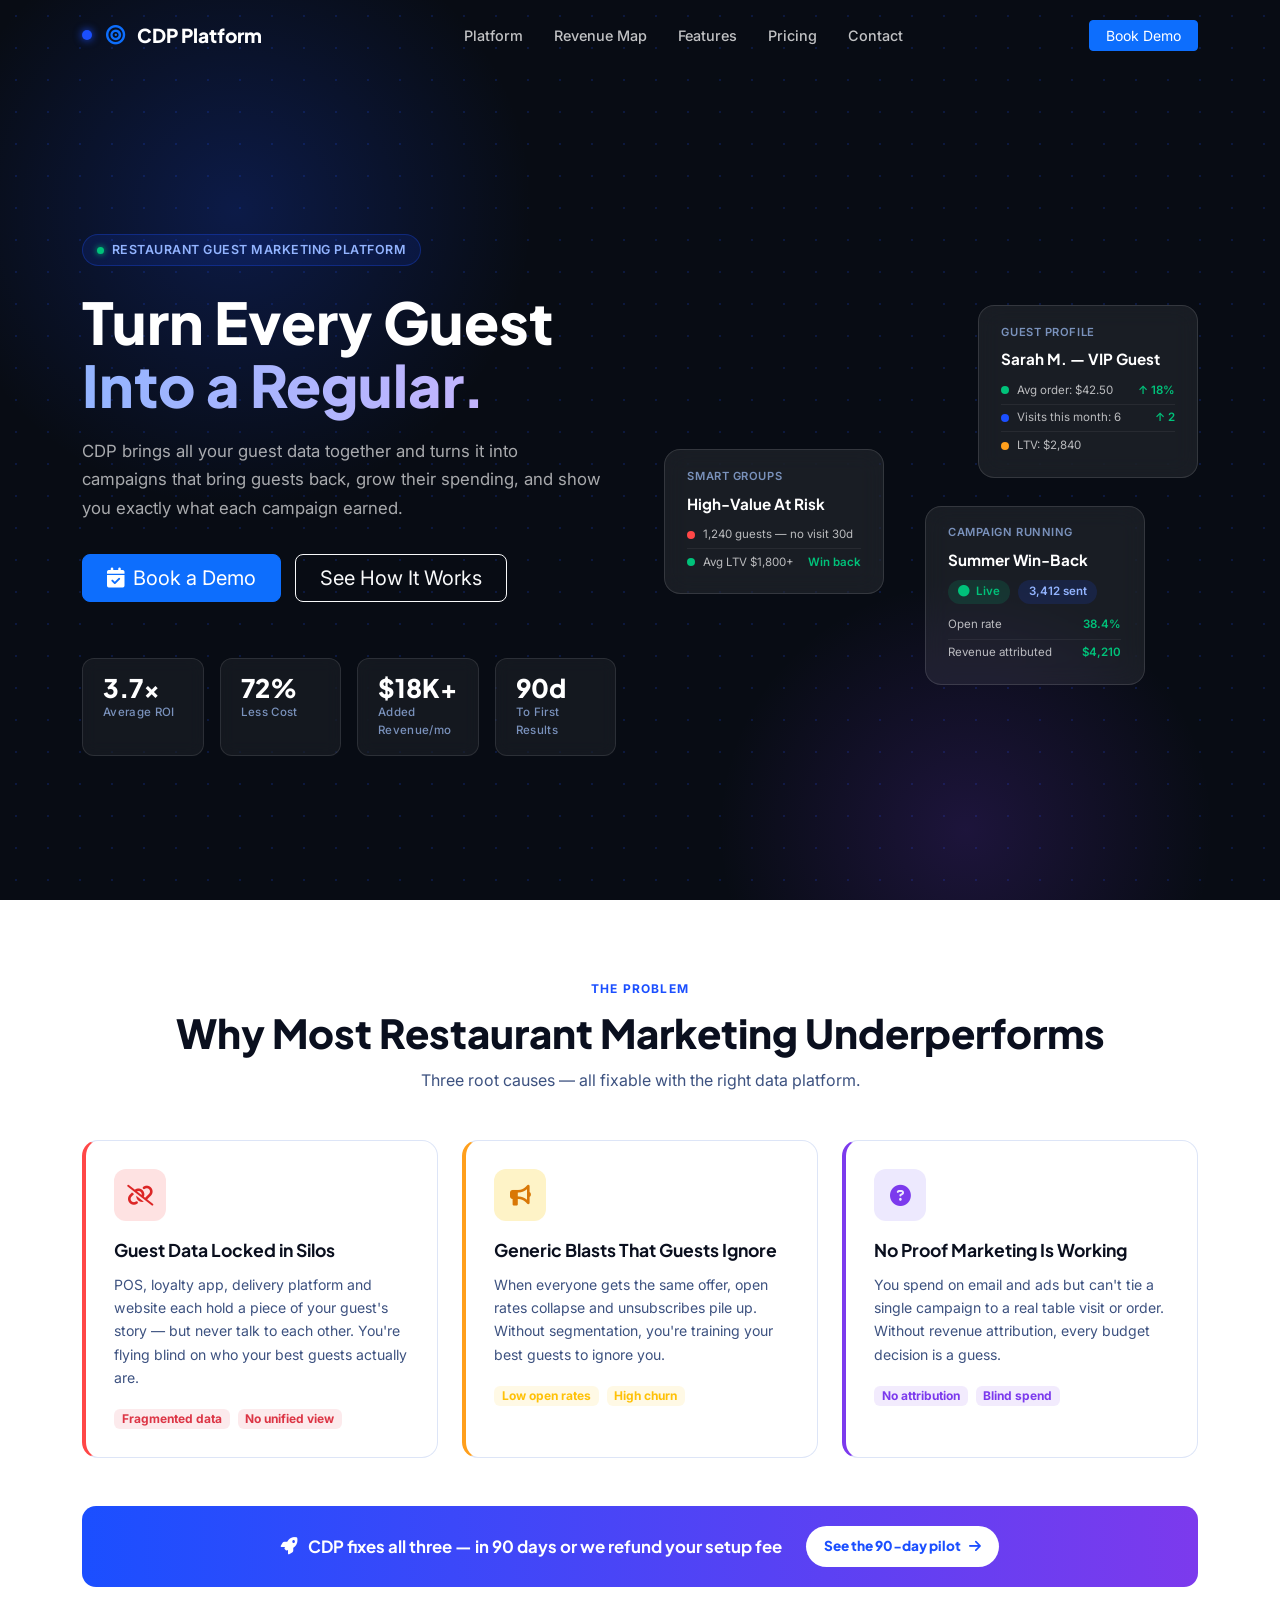
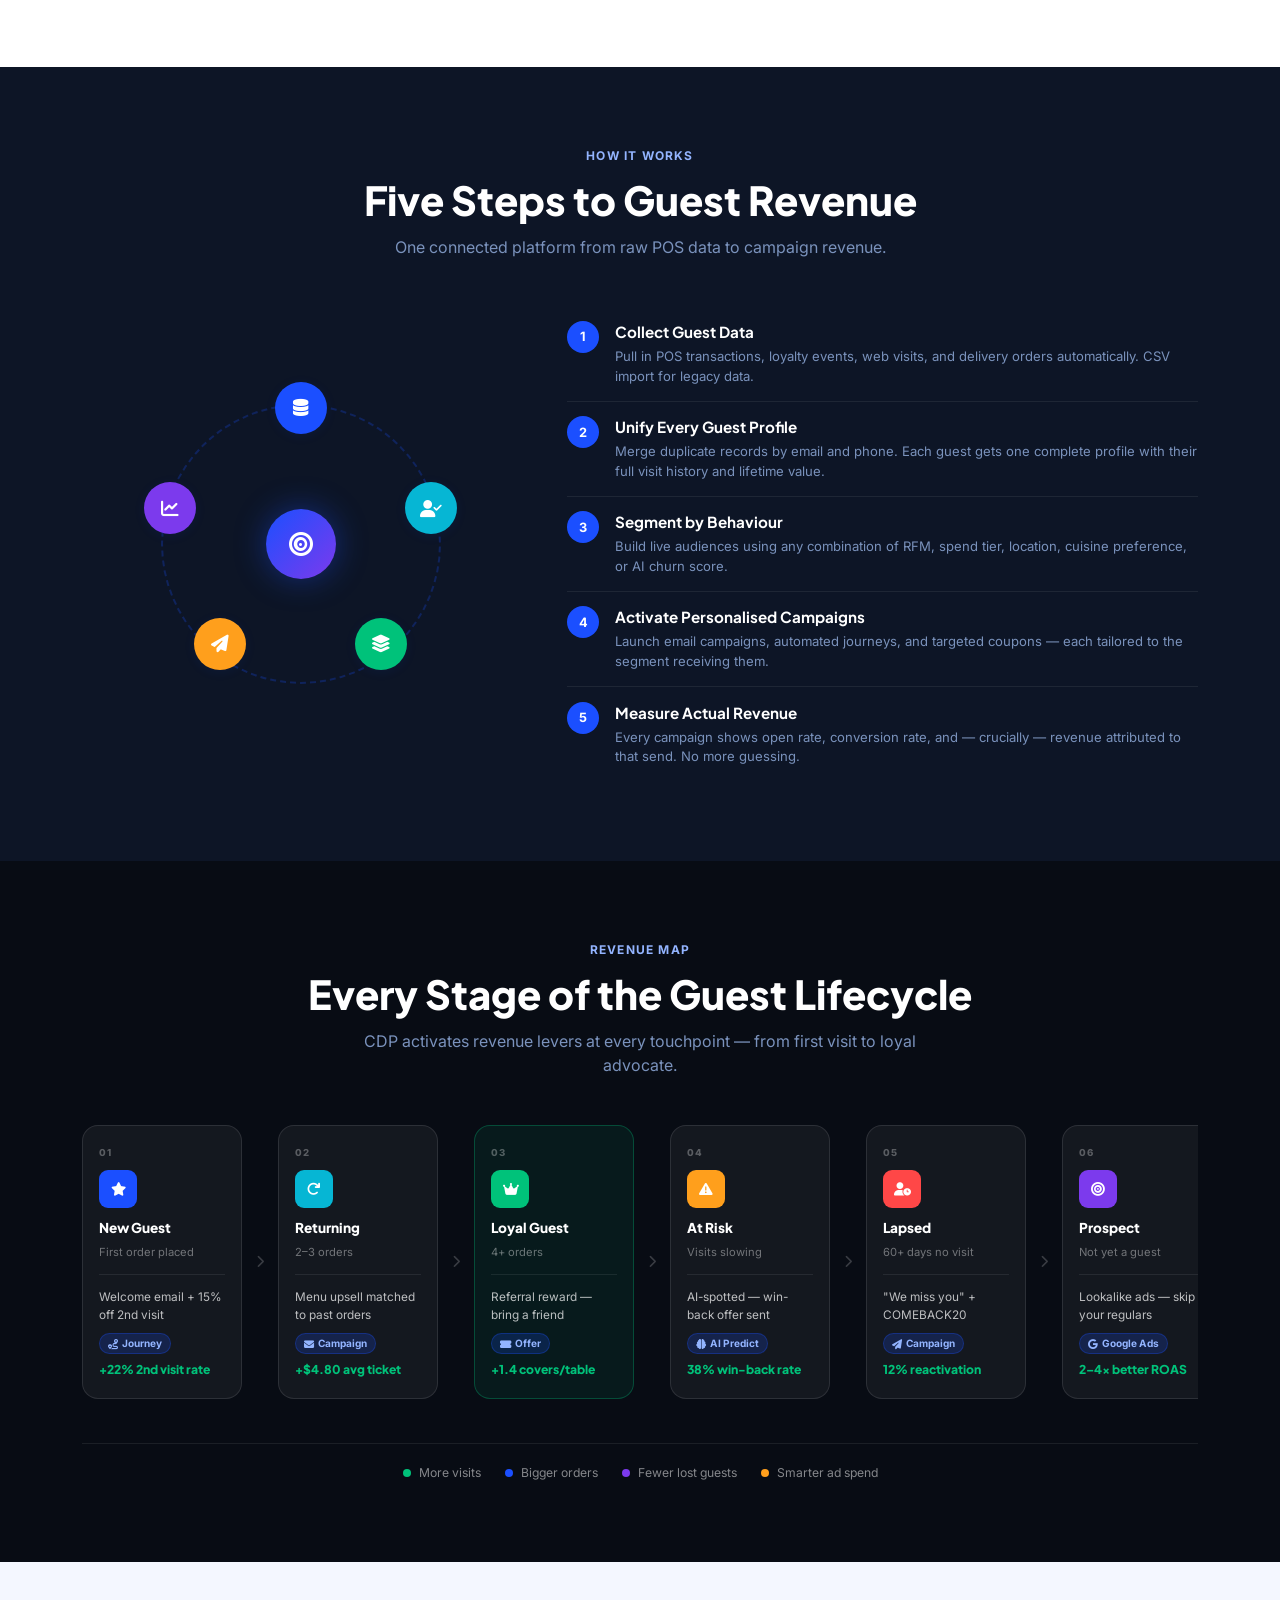
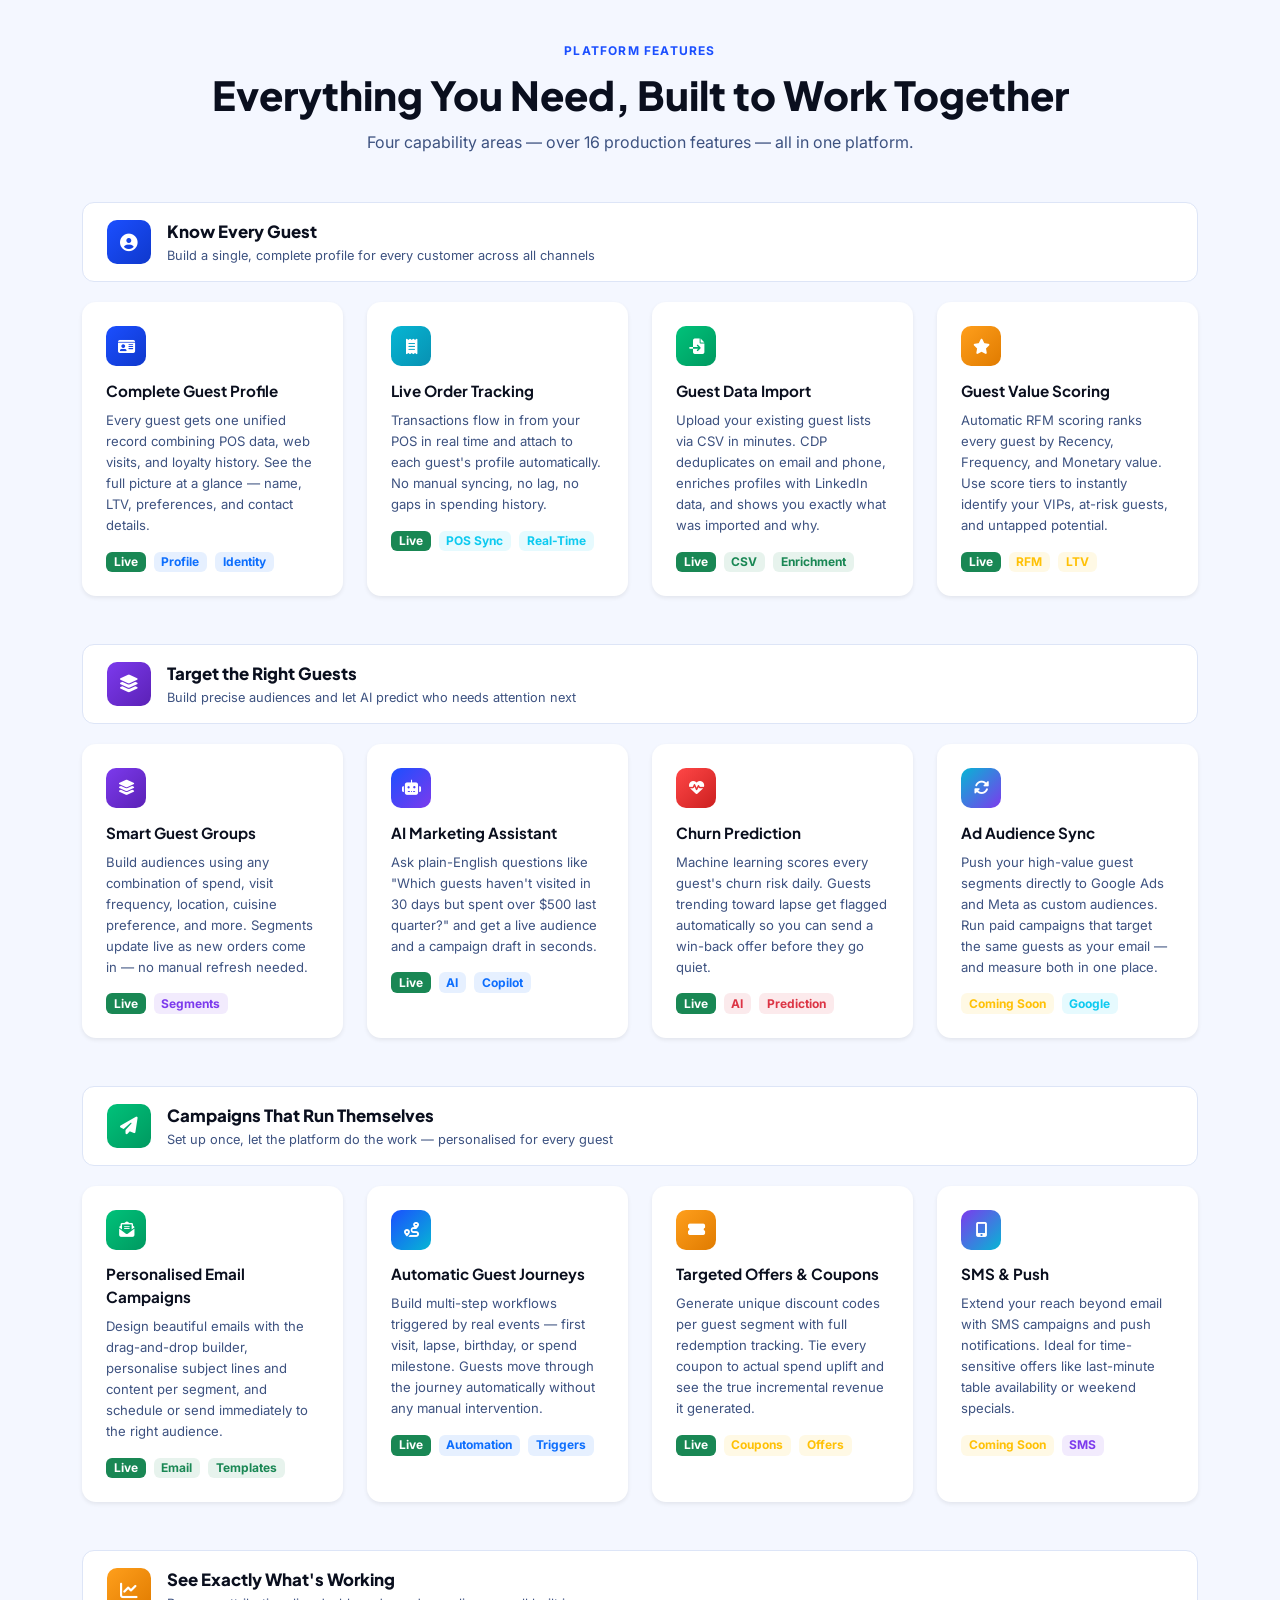
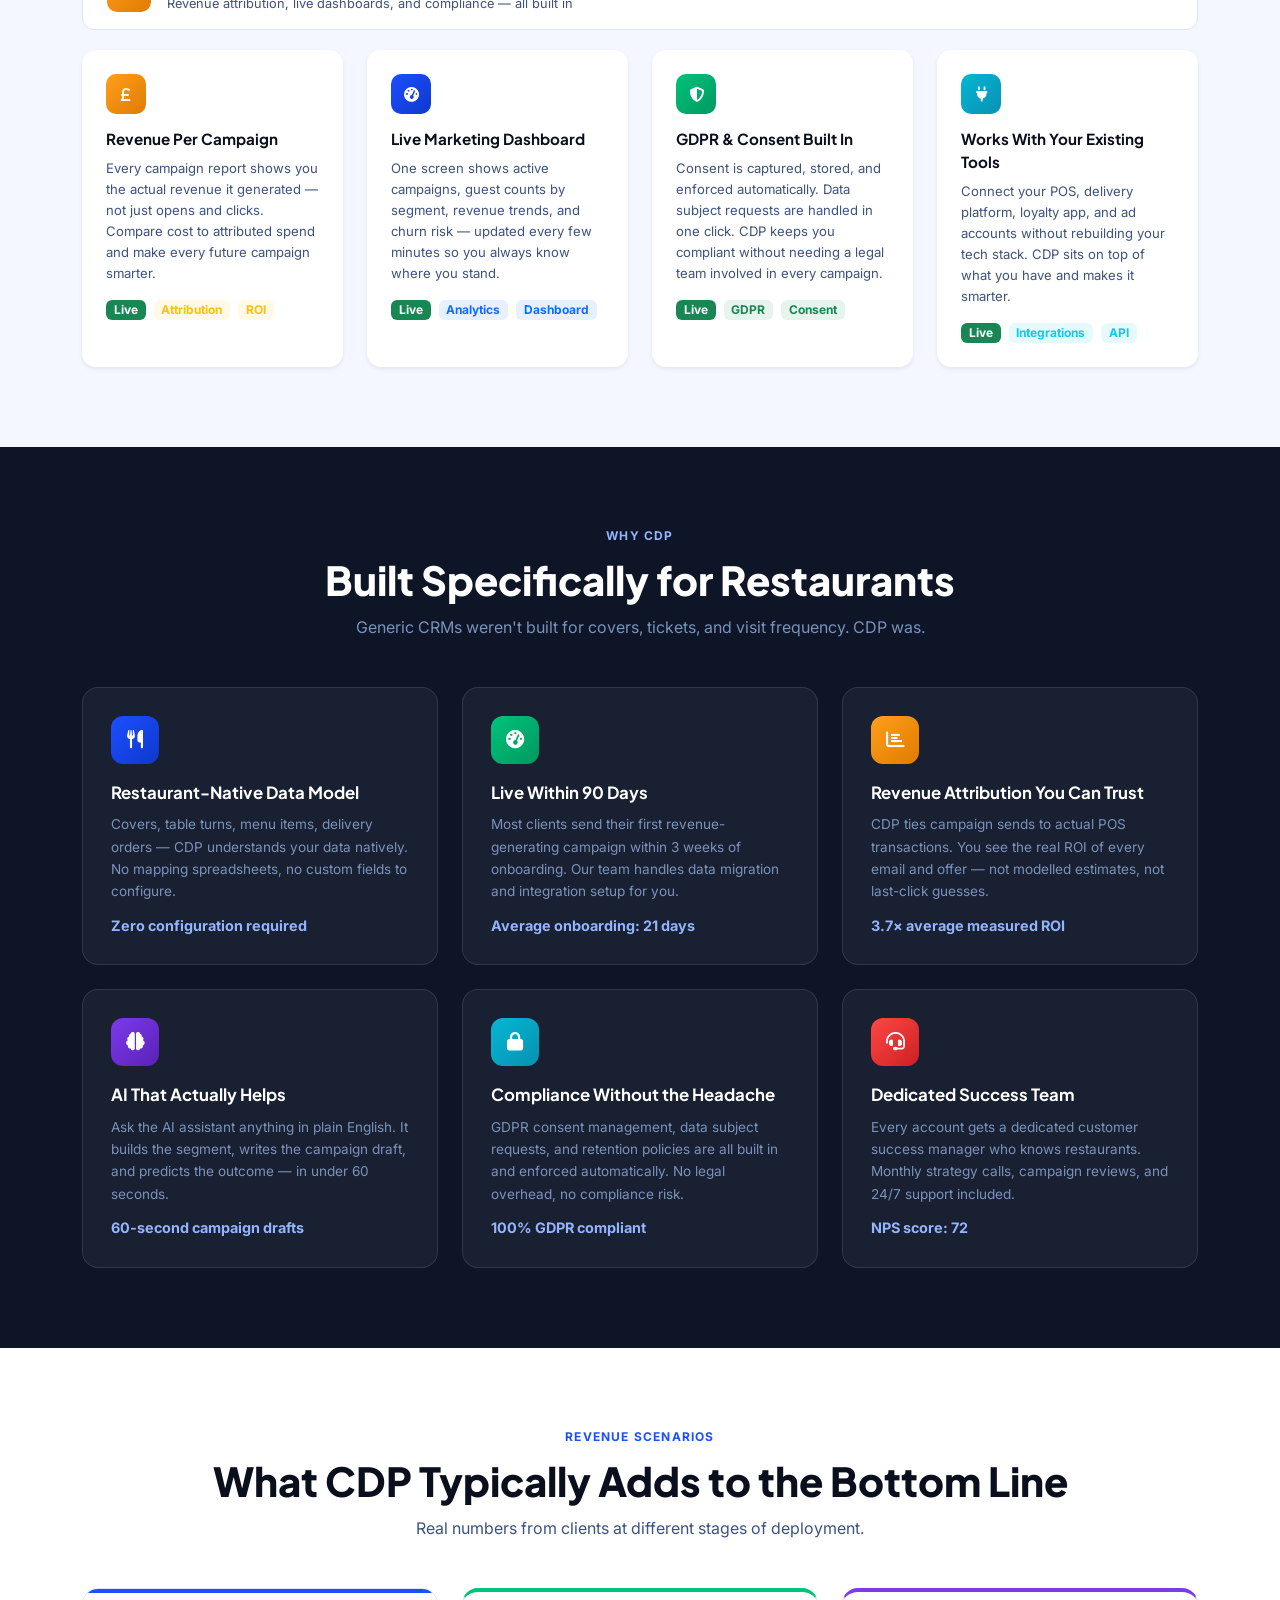
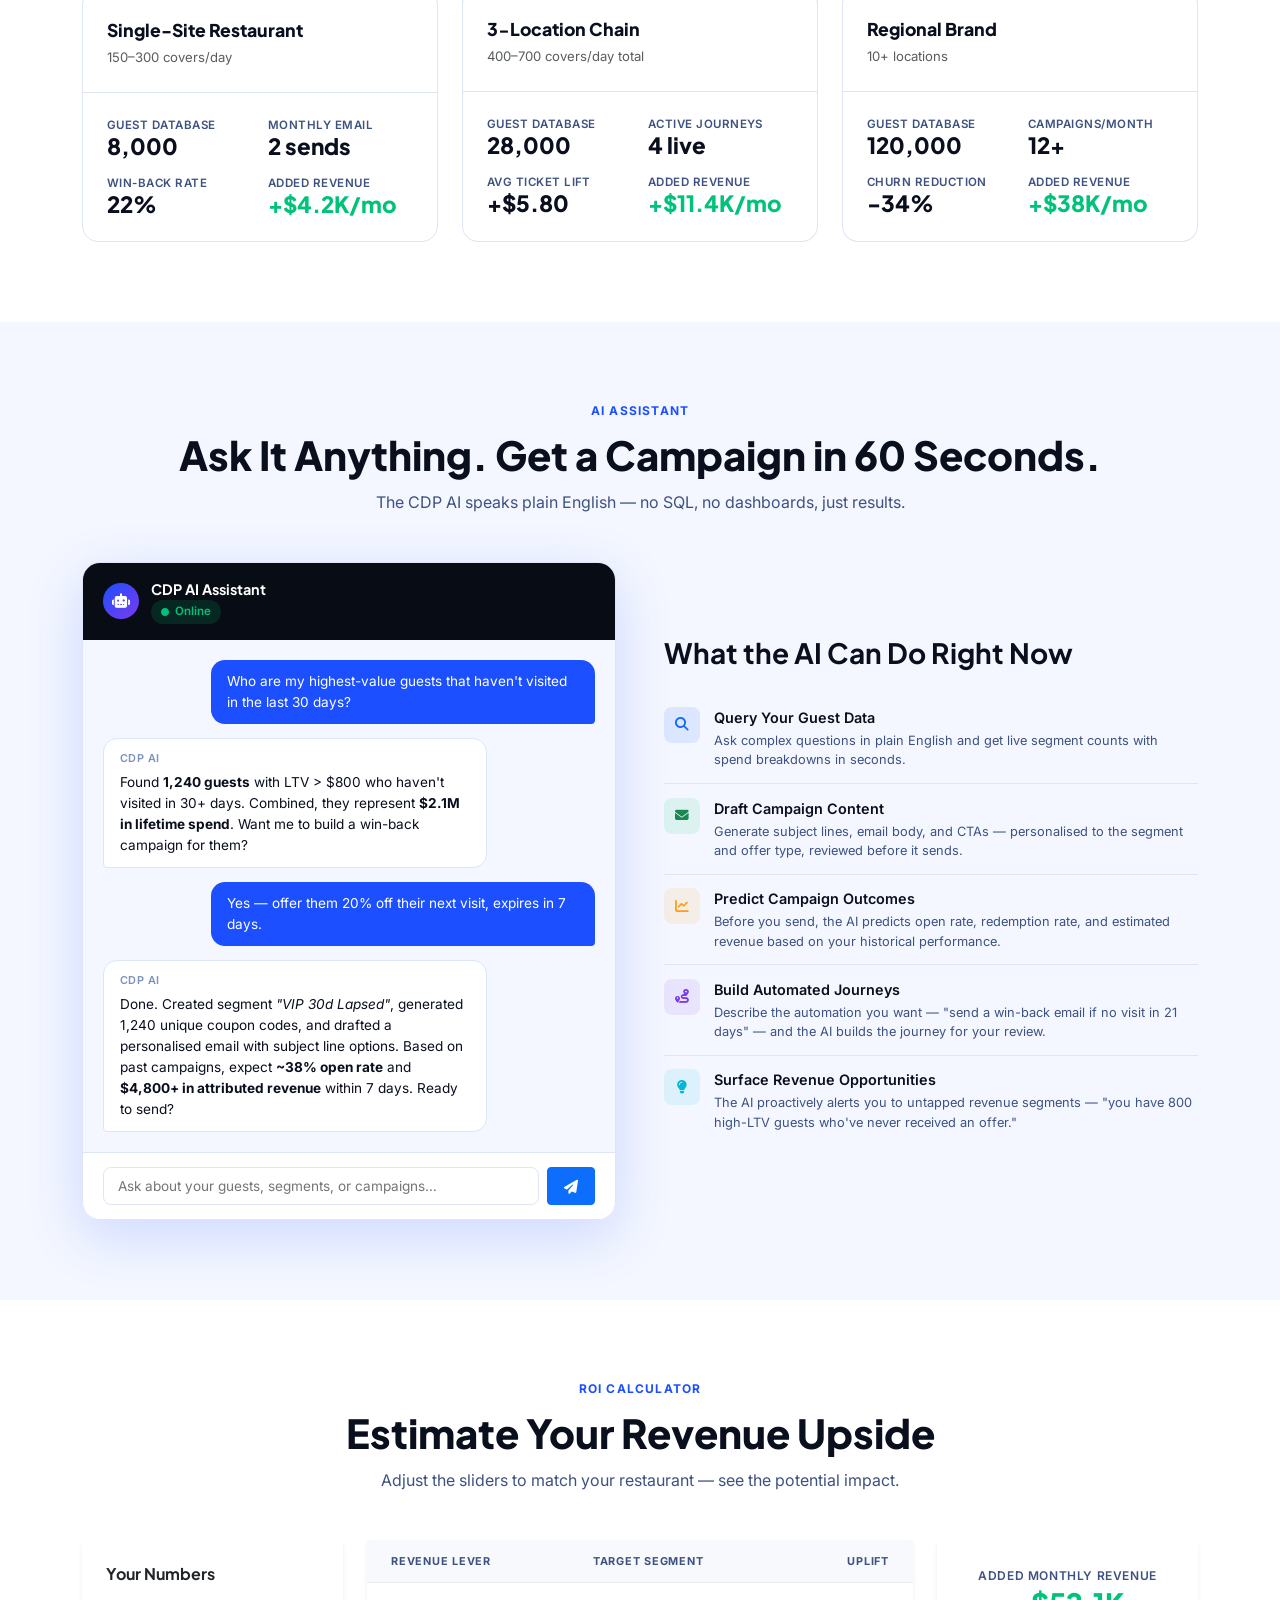
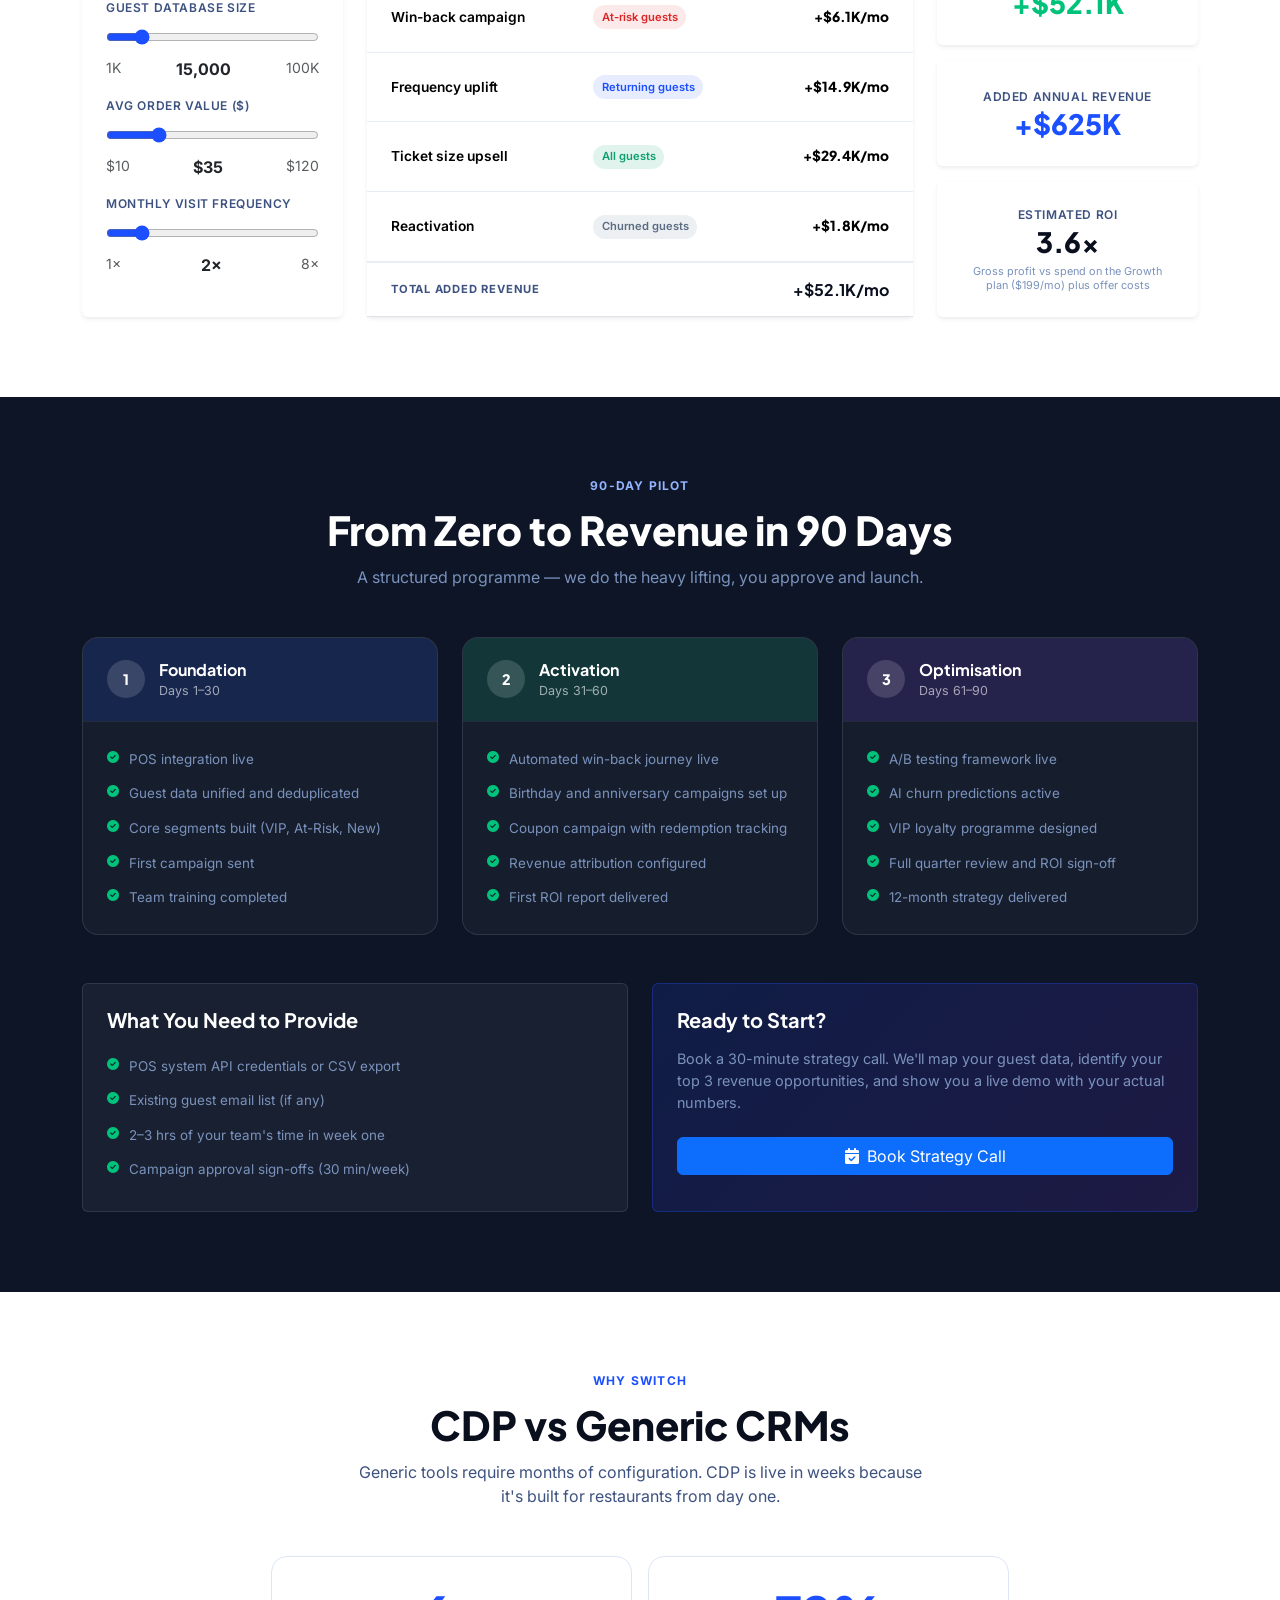
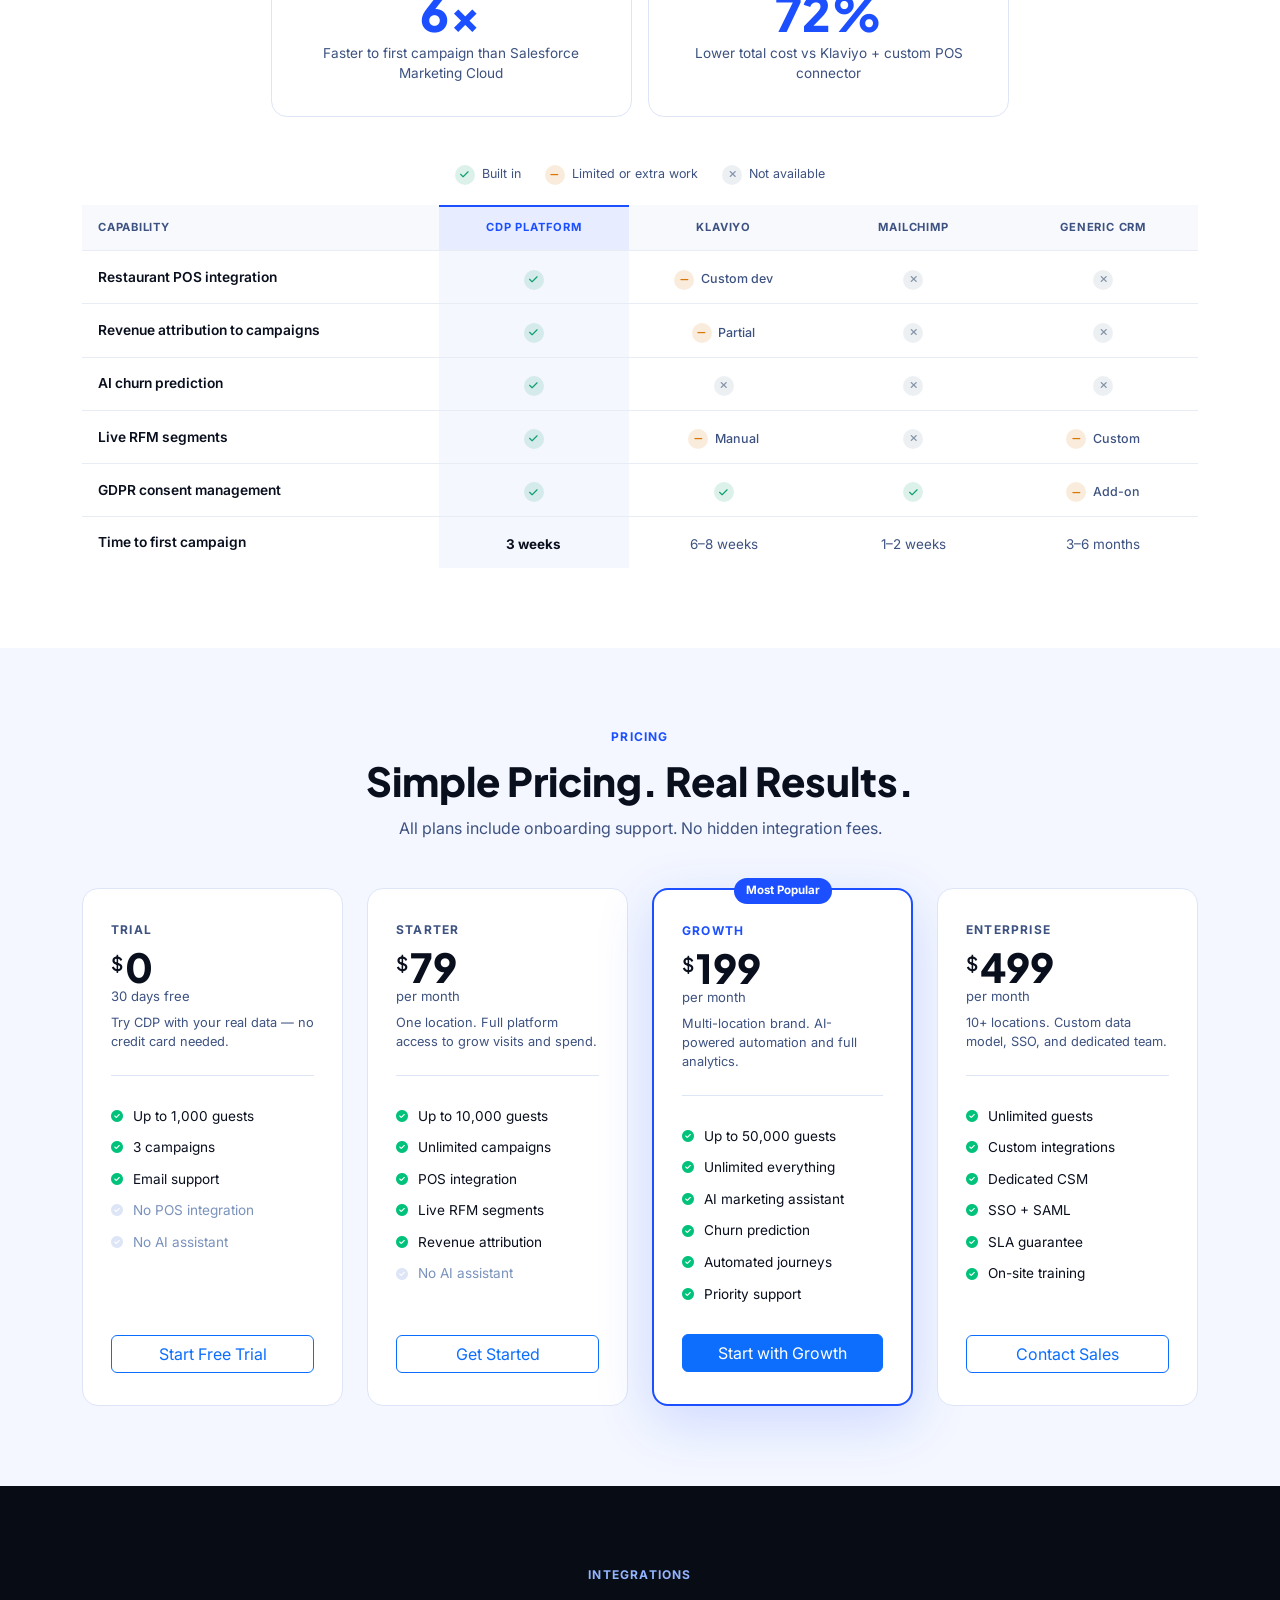
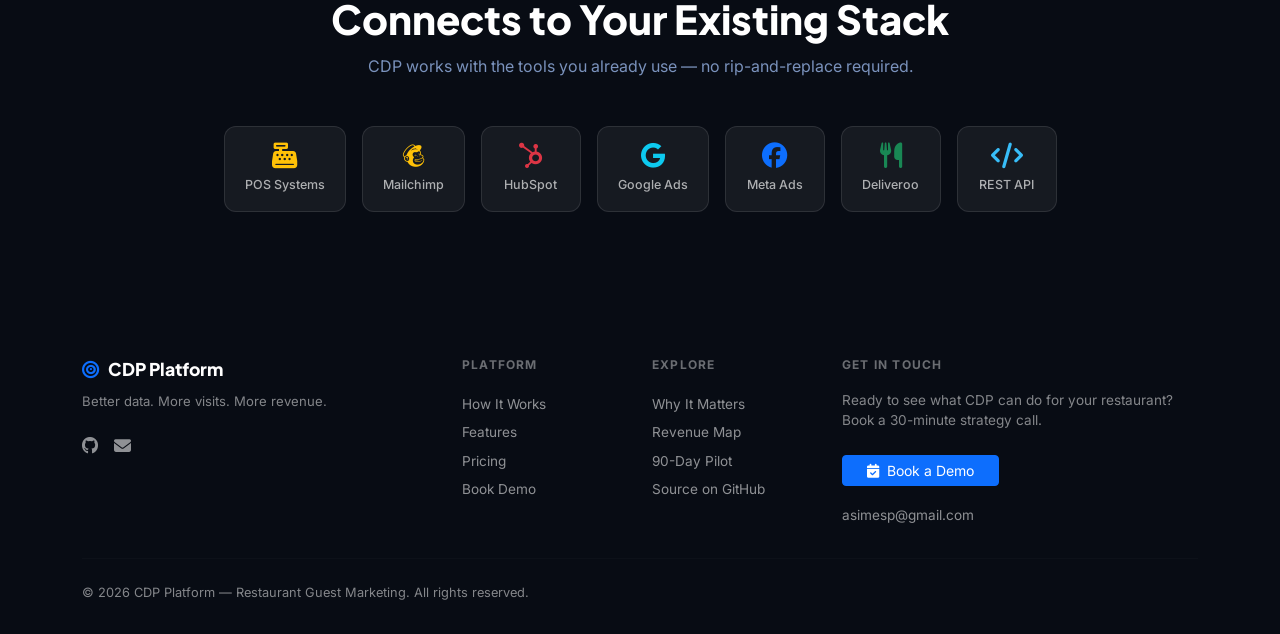
<file: index.html>
<!DOCTYPE html>
<html lang="en" class="no-js">
<head>
  <meta charset="UTF-8" />
  <meta name="viewport" content="width=device-width, initial-scale=1.0" />
  <meta name="description" content="CDP Platform &mdash; Turn every restaurant guest into a regular. Automated campaigns that prove 3.7&times; ROI in 90 days. 72% less than Klaviyo." />
  <title>CDP Platform &mdash; Restaurant Guest Marketing</title>
  <link rel="icon" type="image/svg+xml" href="favicon.svg"/>
  <link rel="canonical" href="https://masimriaz.github.io/cdp-portfolio/"/>
  <meta property="og:type"        content="website"/>
  <meta property="og:url"         content="https://masimriaz.github.io/cdp-portfolio/"/>
  <meta property="og:title"       content="CDP Platform &mdash; Restaurant Guest Marketing"/>
  <meta property="og:description" content="Turn every guest into a regular. 3.7&times; ROI in 90 days. 72% less than Klaviyo."/>
  <meta name="twitter:card"       content="summary"/>
  <meta name="twitter:title"      content="CDP Platform &mdash; Restaurant Guest Marketing"/>

  <!-- 1. Fonts -->
  <link href="https://fonts.googleapis.com/css2?family=Inter:wght@400;500;600;700;800&family=Plus+Jakarta+Sans:wght@700;800;900&display=swap" rel="stylesheet"/>
  <!-- 2. Bootstrap 5.3.3 CSS -->
  <link href="https://cdn.jsdelivr.net/npm/bootstrap@5.3.3/dist/css/bootstrap.min.css" rel="stylesheet"/>
  <!-- 3. Font Awesome 6.4 -->
  <link rel="stylesheet" href="https://cdnjs.cloudflare.com/ajax/libs/font-awesome/6.4.0/css/all.min.css"/>
  <!-- 4. Custom CSS LAST -->
  <link rel="stylesheet" href="css/main.css"/>
</head>

<body>
<a class="skip-link" href="#main-content">Skip to main content</a>

<!-- ================================================================
     1. NAVBAR
     ================================================================ -->
<nav class="navbar navbar-expand-lg fixed-top cdp-nav">
  <div class="container-xl">
    <!-- Brand -->
    <a class="navbar-brand d-flex align-items-center gap-2" href="index.html">
      <span class="brand-dot"></span>
      <i class="fas fa-bullseye text-primary me-1"></i>
      CDP Platform
    </a>

    <!-- Hamburger -->
    <button class="navbar-toggler" type="button"
            data-bs-toggle="collapse" data-bs-target="#navMain"
            aria-controls="navMain" aria-expanded="false" aria-label="Toggle navigation">
      <span class="navbar-toggler-icon"></span>
    </button>

    <!-- Links -->
    <div class="collapse navbar-collapse" id="navMain">
      <ul class="navbar-nav mx-auto gap-1">
        <li class="nav-item"><a class="nav-link" href="#platform">Platform</a></li>
        <li class="nav-item"><a class="nav-link" href="#revenue-map">Revenue Map</a></li>
        <li class="nav-item"><a class="nav-link" href="#features">Features</a></li>
        <li class="nav-item"><a class="nav-link" href="#pricing">Pricing</a></li>
        <li class="nav-item"><a class="nav-link" href="contact.html">Contact</a></li>
      </ul>
      <div class="d-flex gap-2">
        <a href="contact.html" class="btn btn-primary btn-sm px-3">Book Demo</a>
      </div>
    </div>
  </div>
</nav>

<main id="main-content">

<!-- ================================================================
     2. HERO
     ================================================================ -->
<section class="cdp-hero" id="platform">
  <div class="cdp-hero__glow1"></div>
  <div class="cdp-hero__glow2"></div>
  <div class="container-xl">
    <div class="row g-5 align-items-center py-5">

      <!-- Left -->
      <div class="col-lg-6 py-4">
        <div class="cdp-hero__badge fade-up">
          <span class="live-dot"></span>
          Restaurant Guest Marketing Platform
        </div>

        <h1 class="cdp-hero__h1 fade-up">
          Turn Every Guest<br>
          <span class="gradient-text">Into a Regular.</span>
        </h1>

        <p class="cdp-hero__lead fade-up">
          CDP brings all your guest data together and turns it into campaigns that bring guests back, grow their spending, and show you exactly what each campaign earned.
        </p>

        <div class="cdp-hero__actions fade-up">
          <a href="contact.html" class="btn btn-primary btn-lg px-4">
            <i class="fas fa-calendar-check me-2"></i>Book a Demo
          </a>
          <a href="#how-it-works" class="btn btn-outline-light btn-lg px-4">
            See How It Works
          </a>
        </div>

        <!-- 4 Stat cards via Bootstrap row -->
        <div class="row g-3 mt-2">
          <div class="col-6 col-sm-3">
            <div class="cdp-stat">
              <div class="cdp-stat__num" data-counter="3.7" data-suffix="&times;">3.7&times;</div>
              <div class="cdp-stat__label">Average ROI</div>
            </div>
          </div>
          <div class="col-6 col-sm-3">
            <div class="cdp-stat">
              <div class="cdp-stat__num" data-counter="72" data-suffix="%">72%</div>
              <div class="cdp-stat__label">Less Cost</div>
            </div>
          </div>
          <div class="col-6 col-sm-3">
            <div class="cdp-stat">
              <div class="cdp-stat__num" data-counter="18" data-prefix="$" data-suffix="K+">$18K+</div>
              <div class="cdp-stat__label">Added Revenue/mo</div>
            </div>
          </div>
          <div class="col-6 col-sm-3">
            <div class="cdp-stat">
              <div class="cdp-stat__num" data-counter="90" data-suffix="d">90d</div>
              <div class="cdp-stat__label">To First Results</div>
            </div>
          </div>
        </div>
      </div>

      <!-- Right — floating visual cards -->
      <div class="col-lg-6 d-none d-lg-block">
        <div class="cdp-hero__visual">
          <!-- Card 1 — Guest profile -->
          <div class="cdp-float-card">
            <div class="cdp-float-card__label">Guest Profile</div>
            <div class="cdp-float-card__title">Sarah M. &mdash; VIP Guest</div>
            <div class="cdp-float-card__row">
              <div class="cdp-float-card__dot" style="background:#00C27A;"></div>
              <div class="cdp-float-card__tag">Avg order: $42.50</div>
              <div class="cdp-float-card__pct">&uarr; 18%</div>
            </div>
            <div class="cdp-float-card__row">
              <div class="cdp-float-card__dot" style="background:#1B4FFF;"></div>
              <div class="cdp-float-card__tag">Visits this month: 6</div>
              <div class="cdp-float-card__pct">&uarr; 2</div>
            </div>
            <div class="cdp-float-card__row">
              <div class="cdp-float-card__dot" style="background:#FF9F1C;"></div>
              <div class="cdp-float-card__tag">LTV: $2,840</div>
            </div>
          </div>

          <!-- Card 2 — Smart Groups -->
          <div class="cdp-float-card">
            <div class="cdp-float-card__label">Smart Groups</div>
            <div class="cdp-float-card__title">High-Value At Risk</div>
            <div class="cdp-float-card__row">
              <div class="cdp-float-card__dot" style="background:#FF4747;"></div>
              <div class="cdp-float-card__tag">1,240 guests &mdash; no visit 30d</div>
            </div>
            <div class="cdp-float-card__row">
              <div class="cdp-float-card__dot" style="background:#00C27A;"></div>
              <div class="cdp-float-card__tag">Avg LTV $1,800+</div>
              <div class="cdp-float-card__pct">Win back</div>
            </div>
          </div>

          <!-- Card 3 — Campaign live -->
          <div class="cdp-float-card">
            <div class="cdp-float-card__label">Campaign Running</div>
            <div class="cdp-float-card__title">Summer Win-Back</div>
            <div class="d-flex gap-2 flex-wrap mt-2">
              <span class="cdp-pill cdp-pill--green"><i class="fas fa-circle"></i> Live</span>
              <span class="cdp-pill cdp-pill--blue">3,412 sent</span>
            </div>
            <div class="cdp-float-card__row mt-2">
              <div class="cdp-float-card__tag">Open rate</div>
              <div class="cdp-float-card__pct">38.4%</div>
            </div>
            <div class="cdp-float-card__row">
              <div class="cdp-float-card__tag">Revenue attributed</div>
              <div class="cdp-float-card__pct">$4,210</div>
            </div>
          </div>
        </div>
      </div>

    </div>
  </div>
</section>

<!-- ================================================================
     3. THE PROBLEM
     ================================================================ -->
<section class="cdp-section bg-white" id="problem">
  <div class="container-xl">
    <div class="text-center mb-5 fade-up">
      <div class="cdp-section-eyebrow">The Problem</div>
      <h2 class="cdp-section-title">Why Most Restaurant Marketing Underperforms</h2>
      <p class="cdp-section-sub">Three root causes &mdash; all fixable with the right data platform.</p>
    </div>
    <div class="row g-4 fade-up">
      <div class="col-md-4">
        <div class="cdp-problem-card cdp-problem-card--red h-100">
          <div style="width:52px;height:52px;background:#FEE2E2;border-radius:12px;display:flex;align-items:center;justify-content:center;margin-bottom:1rem"><i class="fas fa-unlink" style="font-size:1.3rem;color:#DC2626"></i></div>
          <div class="cdp-problem-card__title">Guest Data Locked in Silos</div>
          <p class="cdp-problem-card__body">POS, loyalty app, delivery platform and website each hold a piece of your guest's story &mdash; but never talk to each other. You're flying blind on who your best guests actually are.</p>
          <span class="badge bg-danger bg-opacity-10 text-danger me-1">Fragmented data</span>
          <span class="badge bg-danger bg-opacity-10 text-danger">No unified view</span>
        </div>
      </div>
      <div class="col-md-4">
        <div class="cdp-problem-card cdp-problem-card--amber h-100">
          <div style="width:52px;height:52px;background:#FEF3C7;border-radius:12px;display:flex;align-items:center;justify-content:center;margin-bottom:1rem"><i class="fas fa-bullhorn" style="font-size:1.3rem;color:#D97706"></i></div>
          <div class="cdp-problem-card__title">Generic Blasts That Guests Ignore</div>
          <p class="cdp-problem-card__body">When everyone gets the same offer, open rates collapse and unsubscribes pile up. Without segmentation, you're training your best guests to ignore you.</p>
          <span class="badge bg-warning bg-opacity-10 text-warning me-1">Low open rates</span>
          <span class="badge bg-warning bg-opacity-10 text-warning">High churn</span>
        </div>
      </div>
      <div class="col-md-4">
        <div class="cdp-problem-card cdp-problem-card--purple h-100">
          <div style="width:52px;height:52px;background:#EDE9FE;border-radius:12px;display:flex;align-items:center;justify-content:center;margin-bottom:1rem"><i class="fas fa-question-circle" style="font-size:1.3rem;color:#7C3AED"></i></div>
          <div class="cdp-problem-card__title">No Proof Marketing Is Working</div>
          <p class="cdp-problem-card__body">You spend on email and ads but can't tie a single campaign to a real table visit or order. Without revenue attribution, every budget decision is a guess.</p>
          <span class="badge me-1" style="background:rgba(124,58,237,.1);color:#7C3AED">No attribution</span>
          <span class="badge" style="background:rgba(124,58,237,.1);color:#7C3AED">Blind spend</span>
        </div>
      </div>
    </div>
    <div class="cdp-fix-banner mt-5 fade-up">
      <span class="cdp-fix-banner__msg">
        <i class="fas fa-rocket"></i>
        CDP fixes all three &mdash; in 90 days or we refund your setup fee
      </span>
      <a href="#pilot" class="cdp-fix-banner__cta">
        See the 90-day pilot <i class="fas fa-arrow-right"></i>
      </a>
    </div>
  </div>
</section>
<!-- ================================================================
     4. HOW IT WORKS
     ================================================================ -->
<section class="cdp-section cdp-section--dark" id="how-it-works">
  <div class="container-xl">
    <div class="text-center mb-5 fade-up">
      <div class="cdp-section-eyebrow cdp-section-eyebrow--light">How It Works</div>
      <h2 class="cdp-section-title cdp-section-title--white">Five Steps to Guest Revenue</h2>
      <p class="cdp-section-sub cdp-section-sub--light">One connected platform from raw POS data to campaign revenue.</p>
    </div>

    <div class="row g-5 align-items-center fade-up">
      <!-- Circle diagram -->
      <div class="col-lg-5 text-center">
        <div class="cdp-circle-diagram">
          <div class="cdp-circle-diagram__ring"></div>
          <div class="cdp-circle-diagram__center">
            <i class="fas fa-bullseye"></i>
          </div>
          <div class="cdp-circle-node" title="Collect"><i class="fas fa-database"></i></div>
          <div class="cdp-circle-node" title="Unify"><i class="fas fa-user-check"></i></div>
          <div class="cdp-circle-node" title="Segment"><i class="fas fa-layer-group"></i></div>
          <div class="cdp-circle-node" title="Activate"><i class="fas fa-paper-plane"></i></div>
          <div class="cdp-circle-node" title="Measure"><i class="fas fa-chart-line"></i></div>
        </div>
      </div>

      <!-- Steps list -->
      <div class="col-lg-7">
        <div class="cdp-step-item">
          <div class="cdp-step-num">1</div>
          <div>
            <div class="cdp-step-title">Collect Guest Data</div>
            <div class="cdp-step-body">Pull in POS transactions, loyalty events, web visits, and delivery orders automatically. CSV import for legacy data.</div>
          </div>
        </div>
        <div class="cdp-step-item">
          <div class="cdp-step-num">2</div>
          <div>
            <div class="cdp-step-title">Unify Every Guest Profile</div>
            <div class="cdp-step-body">Merge duplicate records by email and phone. Each guest gets one complete profile with their full visit history and lifetime value.</div>
          </div>
        </div>
        <div class="cdp-step-item">
          <div class="cdp-step-num">3</div>
          <div>
            <div class="cdp-step-title">Segment by Behaviour</div>
            <div class="cdp-step-body">Build live audiences using any combination of RFM, spend tier, location, cuisine preference, or AI churn score.</div>
          </div>
        </div>
        <div class="cdp-step-item">
          <div class="cdp-step-num">4</div>
          <div>
            <div class="cdp-step-title">Activate Personalised Campaigns</div>
            <div class="cdp-step-body">Launch email campaigns, automated journeys, and targeted coupons &mdash; each tailored to the segment receiving them.</div>
          </div>
        </div>
        <div class="cdp-step-item">
          <div class="cdp-step-num">5</div>
          <div>
            <div class="cdp-step-title">Measure Actual Revenue</div>
            <div class="cdp-step-body">Every campaign shows open rate, conversion rate, and &mdash; crucially &mdash; revenue attributed to that send. No more guessing.</div>
          </div>
        </div>
      </div>
    </div>
  </div>
</section>

<!-- ================================================================
     5. REVENUE MAP TABLE
     ================================================================ -->
<section class="cdp-section cdp-section--dark2" id="revenue-map">
  <div class="container-xl">
    <div class="text-center mb-5 fade-up">
      <div class="cdp-section-eyebrow cdp-section-eyebrow--light">Revenue Map</div>
      <h2 class="cdp-section-title cdp-section-title--white">Every Stage of the Guest Lifecycle</h2>
      <p class="cdp-section-sub cdp-section-sub--light">CDP activates revenue levers at every touchpoint &mdash; from first visit to loyal advocate.</p>
    </div>

    <div class="cdp-lifecycle-flow fade-up">
      <div class="cdp-lc-card">
        <div class="cdp-lc-num">01</div>
        <div class="cdp-lc-icon" style="background:#1B4FFF"><i class="fas fa-star"></i></div>
        <div class="cdp-lc-stage">New Guest</div>
        <div class="cdp-lc-desc">First order placed</div>
        <div class="cdp-lc-divider"></div>
        <div class="cdp-lc-action">Welcome email + 15% off 2nd visit</div>
        <div class="cdp-lc-tool"><i class="fas fa-route me-1"></i>Journey</div>
        <div class="cdp-lc-uplift">+22% 2nd visit rate</div>
      </div>
      <div class="cdp-lc-arrow"><i class="fas fa-chevron-right"></i></div>
      <div class="cdp-lc-card">
        <div class="cdp-lc-num">02</div>
        <div class="cdp-lc-icon" style="background:#06B6D4"><i class="fas fa-redo"></i></div>
        <div class="cdp-lc-stage">Returning</div>
        <div class="cdp-lc-desc">2&ndash;3 orders</div>
        <div class="cdp-lc-divider"></div>
        <div class="cdp-lc-action">Menu upsell matched to past orders</div>
        <div class="cdp-lc-tool"><i class="fas fa-envelope me-1"></i>Campaign</div>
        <div class="cdp-lc-uplift">+$4.80 avg ticket</div>
      </div>
      <div class="cdp-lc-arrow"><i class="fas fa-chevron-right"></i></div>
      <div class="cdp-lc-card cdp-lc-card--featured">
        <div class="cdp-lc-num">03</div>
        <div class="cdp-lc-icon" style="background:#00C27A"><i class="fas fa-crown"></i></div>
        <div class="cdp-lc-stage">Loyal Guest</div>
        <div class="cdp-lc-desc">4+ orders</div>
        <div class="cdp-lc-divider"></div>
        <div class="cdp-lc-action">Referral reward &mdash; bring a friend</div>
        <div class="cdp-lc-tool"><i class="fas fa-ticket-alt me-1"></i>Offer</div>
        <div class="cdp-lc-uplift">+1.4 covers/table</div>
      </div>
      <div class="cdp-lc-arrow"><i class="fas fa-chevron-right"></i></div>
      <div class="cdp-lc-card">
        <div class="cdp-lc-num">04</div>
        <div class="cdp-lc-icon" style="background:#FF9F1C"><i class="fas fa-exclamation-triangle"></i></div>
        <div class="cdp-lc-stage">At Risk</div>
        <div class="cdp-lc-desc">Visits slowing</div>
        <div class="cdp-lc-divider"></div>
        <div class="cdp-lc-action">AI-spotted &mdash; win-back offer sent</div>
        <div class="cdp-lc-tool"><i class="fas fa-brain me-1"></i>AI Predict</div>
        <div class="cdp-lc-uplift">38% win-back rate</div>
      </div>
      <div class="cdp-lc-arrow"><i class="fas fa-chevron-right"></i></div>
      <div class="cdp-lc-card">
        <div class="cdp-lc-num">05</div>
        <div class="cdp-lc-icon" style="background:#FF4747"><i class="fas fa-user-clock"></i></div>
        <div class="cdp-lc-stage">Lapsed</div>
        <div class="cdp-lc-desc">60+ days no visit</div>
        <div class="cdp-lc-divider"></div>
        <div class="cdp-lc-action">"We miss you" + COMEBACK20</div>
        <div class="cdp-lc-tool"><i class="fas fa-paper-plane me-1"></i>Campaign</div>
        <div class="cdp-lc-uplift">12% reactivation</div>
      </div>
      <div class="cdp-lc-arrow"><i class="fas fa-chevron-right"></i></div>
      <div class="cdp-lc-card">
        <div class="cdp-lc-num">06</div>
        <div class="cdp-lc-icon" style="background:#7C3AED"><i class="fas fa-bullseye"></i></div>
        <div class="cdp-lc-stage">Prospect</div>
        <div class="cdp-lc-desc">Not yet a guest</div>
        <div class="cdp-lc-divider"></div>
        <div class="cdp-lc-action">Lookalike ads &mdash; skip your regulars</div>
        <div class="cdp-lc-tool"><i class="fab fa-google me-1"></i>Google Ads</div>
        <div class="cdp-lc-uplift">2&ndash;4&times; better ROAS</div>
      </div>
    </div>
    <div class="cdp-lc-legend fade-up">
      <div class="cdp-lc-legend-item"><span class="cdp-lc-dot" style="background:#00C27A"></span><span>More visits</span></div>
      <div class="cdp-lc-legend-item"><span class="cdp-lc-dot" style="background:#1B4FFF"></span><span>Bigger orders</span></div>
      <div class="cdp-lc-legend-item"><span class="cdp-lc-dot" style="background:#7C3AED"></span><span>Fewer lost guests</span></div>
      <div class="cdp-lc-legend-item"><span class="cdp-lc-dot" style="background:#FF9F1C"></span><span>Smarter ad spend</span></div>
    </div>
  </div>
</section>
<!-- ================================================================
     6. FEATURES
     ================================================================ -->
<section class="cdp-section cdp-section--light" id="features">
  <div class="container-xl">
    <div class="text-center mb-5 fade-up">
      <div class="cdp-section-eyebrow">Platform Features</div>
      <h2 class="cdp-section-title">Everything You Need, Built to Work Together</h2>
      <p class="cdp-section-sub">Four capability areas &mdash; over 16 production features &mdash; all in one platform.</p>
    </div>

    <!-- ── Category 1: Know Every Guest ── -->
    <div class="mb-5 fade-up">
      <div class="cdp-category-header">
        <div class="cdp-category-icon cdp-category-icon--blue">
          <i class="fas fa-user-circle"></i>
        </div>
        <div>
          <div class="cdp-category-title">Know Every Guest</div>
          <div class="cdp-category-sub">Build a single, complete profile for every customer across all channels</div>
        </div>
      </div>
      <div class="row g-4">
        <div class="col-lg-3 col-md-6">
          <div class="card cdp-feature-card h-100 border-0 shadow-sm">
            <div class="card-body p-4">
              <div class="cdp-feature-icon" style="background:linear-gradient(135deg,#1B4FFF,#0F38CC);">
                <i class="fas fa-id-card"></i>
              </div>
              <div class="cdp-feature-name">Complete Guest Profile</div>
              <p class="cdp-feature-desc">Every guest gets one unified record combining POS data, web visits, and loyalty history. See the full picture at a glance &mdash; name, LTV, preferences, and contact details.</p>
              <span class="badge bg-success me-1">Live</span>
              <span class="badge bg-primary bg-opacity-10 text-primary me-1">Profile</span>
              <span class="badge bg-primary bg-opacity-10 text-primary">Identity</span>
            </div>
          </div>
        </div>
        <div class="col-lg-3 col-md-6">
          <div class="card cdp-feature-card h-100 border-0 shadow-sm">
            <div class="card-body p-4">
              <div class="cdp-feature-icon" style="background:linear-gradient(135deg,#06B6D4,#0891B2);">
                <i class="fas fa-receipt"></i>
              </div>
              <div class="cdp-feature-name">Live Order Tracking</div>
              <p class="cdp-feature-desc">Transactions flow in from your POS in real time and attach to each guest's profile automatically. No manual syncing, no lag, no gaps in spending history.</p>
              <span class="badge bg-success me-1">Live</span>
              <span class="badge bg-info bg-opacity-10 text-info me-1">POS Sync</span>
              <span class="badge bg-info bg-opacity-10 text-info">Real-Time</span>
            </div>
          </div>
        </div>
        <div class="col-lg-3 col-md-6">
          <div class="card cdp-feature-card h-100 border-0 shadow-sm">
            <div class="card-body p-4">
              <div class="cdp-feature-icon" style="background:linear-gradient(135deg,#00C27A,#009960);">
                <i class="fas fa-file-import"></i>
              </div>
              <div class="cdp-feature-name">Guest Data Import</div>
              <p class="cdp-feature-desc">Upload your existing guest lists via CSV in minutes. CDP deduplicates on email and phone, enriches profiles with LinkedIn data, and shows you exactly what was imported and why.</p>
              <span class="badge bg-success me-1">Live</span>
              <span class="badge bg-success bg-opacity-10 text-success me-1">CSV</span>
              <span class="badge bg-success bg-opacity-10 text-success">Enrichment</span>
            </div>
          </div>
        </div>
        <div class="col-lg-3 col-md-6">
          <div class="card cdp-feature-card h-100 border-0 shadow-sm">
            <div class="card-body p-4">
              <div class="cdp-feature-icon" style="background:linear-gradient(135deg,#FF9F1C,#E07B00);">
                <i class="fas fa-star"></i>
              </div>
              <div class="cdp-feature-name">Guest Value Scoring</div>
              <p class="cdp-feature-desc">Automatic RFM scoring ranks every guest by Recency, Frequency, and Monetary value. Use score tiers to instantly identify your VIPs, at-risk guests, and untapped potential.</p>
              <span class="badge bg-success me-1">Live</span>
              <span class="badge bg-warning bg-opacity-10 text-warning me-1">RFM</span>
              <span class="badge bg-warning bg-opacity-10 text-warning">LTV</span>
            </div>
          </div>
        </div>
      </div>
    </div>

    <!-- ── Category 2: Target the Right Guests ── -->
    <div class="mb-5 fade-up">
      <div class="cdp-category-header">
        <div class="cdp-category-icon cdp-category-icon--purple">
          <i class="fas fa-layer-group"></i>
        </div>
        <div>
          <div class="cdp-category-title">Target the Right Guests</div>
          <div class="cdp-category-sub">Build precise audiences and let AI predict who needs attention next</div>
        </div>
      </div>
      <div class="row g-4">
        <div class="col-lg-3 col-md-6">
          <div class="card cdp-feature-card h-100 border-0 shadow-sm">
            <div class="card-body p-4">
              <div class="cdp-feature-icon" style="background:linear-gradient(135deg,#7C3AED,#5B21B6);">
                <i class="fas fa-layer-group"></i>
              </div>
              <div class="cdp-feature-name">Smart Guest Groups</div>
              <p class="cdp-feature-desc">Build audiences using any combination of spend, visit frequency, location, cuisine preference, and more. Segments update live as new orders come in &mdash; no manual refresh needed.</p>
              <span class="badge bg-success me-1">Live</span>
              <span class="badge" style="background:rgba(124,58,237,.1);color:var(--cdp-purple);">Segments</span>
            </div>
          </div>
        </div>
        <div class="col-lg-3 col-md-6">
          <div class="card cdp-feature-card h-100 border-0 shadow-sm">
            <div class="card-body p-4">
              <div class="cdp-feature-icon" style="background:linear-gradient(135deg,#1B4FFF,#7C3AED);">
                <i class="fas fa-robot"></i>
              </div>
              <div class="cdp-feature-name">AI Marketing Assistant</div>
              <p class="cdp-feature-desc">Ask plain-English questions like "Which guests haven't visited in 30 days but spent over $500 last quarter?" and get a live audience and a campaign draft in seconds.</p>
              <span class="badge bg-success me-1">Live</span>
              <span class="badge bg-primary bg-opacity-10 text-primary me-1">AI</span>
              <span class="badge bg-primary bg-opacity-10 text-primary">Copilot</span>
            </div>
          </div>
        </div>
        <div class="col-lg-3 col-md-6">
          <div class="card cdp-feature-card h-100 border-0 shadow-sm">
            <div class="card-body p-4">
              <div class="cdp-feature-icon" style="background:linear-gradient(135deg,#FF4747,#CC2020);">
                <i class="fas fa-heartbeat"></i>
              </div>
              <div class="cdp-feature-name">Churn Prediction</div>
              <p class="cdp-feature-desc">Machine learning scores every guest's churn risk daily. Guests trending toward lapse get flagged automatically so you can send a win-back offer before they go quiet.</p>
              <span class="badge bg-success me-1">Live</span>
              <span class="badge bg-danger bg-opacity-10 text-danger me-1">AI</span>
              <span class="badge bg-danger bg-opacity-10 text-danger">Prediction</span>
            </div>
          </div>
        </div>
        <div class="col-lg-3 col-md-6">
          <div class="card cdp-feature-card h-100 border-0 shadow-sm">
            <div class="card-body p-4">
              <div class="cdp-feature-icon" style="background:linear-gradient(135deg,#06B6D4,#7C3AED);">
                <i class="fas fa-sync-alt"></i>
              </div>
              <div class="cdp-feature-name">Ad Audience Sync</div>
              <p class="cdp-feature-desc">Push your high-value guest segments directly to Google Ads and Meta as custom audiences. Run paid campaigns that target the same guests as your email &mdash; and measure both in one place.</p>
              <span class="badge bg-warning bg-opacity-10 text-warning me-1">Coming Soon</span>
              <span class="badge bg-info bg-opacity-10 text-info">Google</span>
            </div>
          </div>
        </div>
      </div>
    </div>

    <!-- ── Category 3: Campaigns That Run Themselves ── -->
    <div class="mb-5 fade-up">
      <div class="cdp-category-header">
        <div class="cdp-category-icon cdp-category-icon--green">
          <i class="fas fa-paper-plane"></i>
        </div>
        <div>
          <div class="cdp-category-title">Campaigns That Run Themselves</div>
          <div class="cdp-category-sub">Set up once, let the platform do the work &mdash; personalised for every guest</div>
        </div>
      </div>
      <div class="row g-4">
        <div class="col-lg-3 col-md-6">
          <div class="card cdp-feature-card h-100 border-0 shadow-sm">
            <div class="card-body p-4">
              <div class="cdp-feature-icon" style="background:linear-gradient(135deg,#00C27A,#009960);">
                <i class="fas fa-envelope-open-text"></i>
              </div>
              <div class="cdp-feature-name">Personalised Email Campaigns</div>
              <p class="cdp-feature-desc">Design beautiful emails with the drag-and-drop builder, personalise subject lines and content per segment, and schedule or send immediately to the right audience.</p>
              <span class="badge bg-success me-1">Live</span>
              <span class="badge bg-success bg-opacity-10 text-success me-1">Email</span>
              <span class="badge bg-success bg-opacity-10 text-success">Templates</span>
            </div>
          </div>
        </div>
        <div class="col-lg-3 col-md-6">
          <div class="card cdp-feature-card h-100 border-0 shadow-sm">
            <div class="card-body p-4">
              <div class="cdp-feature-icon" style="background:linear-gradient(135deg,#1B4FFF,#06B6D4);">
                <i class="fas fa-route"></i>
              </div>
              <div class="cdp-feature-name">Automatic Guest Journeys</div>
              <p class="cdp-feature-desc">Build multi-step workflows triggered by real events &mdash; first visit, lapse, birthday, or spend milestone. Guests move through the journey automatically without any manual intervention.</p>
              <span class="badge bg-success me-1">Live</span>
              <span class="badge bg-primary bg-opacity-10 text-primary me-1">Automation</span>
              <span class="badge bg-primary bg-opacity-10 text-primary">Triggers</span>
            </div>
          </div>
        </div>
        <div class="col-lg-3 col-md-6">
          <div class="card cdp-feature-card h-100 border-0 shadow-sm">
            <div class="card-body p-4">
              <div class="cdp-feature-icon" style="background:linear-gradient(135deg,#FF9F1C,#E07B00);">
                <i class="fas fa-ticket-alt"></i>
              </div>
              <div class="cdp-feature-name">Targeted Offers &amp; Coupons</div>
              <p class="cdp-feature-desc">Generate unique discount codes per guest segment with full redemption tracking. Tie every coupon to actual spend uplift and see the true incremental revenue it generated.</p>
              <span class="badge bg-success me-1">Live</span>
              <span class="badge bg-warning bg-opacity-10 text-warning me-1">Coupons</span>
              <span class="badge bg-warning bg-opacity-10 text-warning">Offers</span>
            </div>
          </div>
        </div>
        <div class="col-lg-3 col-md-6">
          <div class="card cdp-feature-card h-100 border-0 shadow-sm">
            <div class="card-body p-4">
              <div class="cdp-feature-icon" style="background:linear-gradient(135deg,#7C3AED,#06B6D4);">
                <i class="fas fa-mobile-alt"></i>
              </div>
              <div class="cdp-feature-name">SMS &amp; Push</div>
              <p class="cdp-feature-desc">Extend your reach beyond email with SMS campaigns and push notifications. Ideal for time-sensitive offers like last-minute table availability or weekend specials.</p>
              <span class="badge bg-warning bg-opacity-10 text-warning me-1">Coming Soon</span>
              <span class="badge" style="background:rgba(124,58,237,.1);color:var(--cdp-purple);">SMS</span>
            </div>
          </div>
        </div>
      </div>
    </div>

    <!-- ── Category 4: See Exactly What's Working ── -->
    <div class="fade-up">
      <div class="cdp-category-header">
        <div class="cdp-category-icon cdp-category-icon--amber">
          <i class="fas fa-chart-line"></i>
        </div>
        <div>
          <div class="cdp-category-title">See Exactly What's Working</div>
          <div class="cdp-category-sub">Revenue attribution, live dashboards, and compliance &mdash; all built in</div>
        </div>
      </div>
      <div class="row g-4">
        <div class="col-lg-3 col-md-6">
          <div class="card cdp-feature-card h-100 border-0 shadow-sm">
            <div class="card-body p-4">
              <div class="cdp-feature-icon" style="background:linear-gradient(135deg,#FF9F1C,#E07B00);">
                <i class="fas fa-pound-sign"></i>
              </div>
              <div class="cdp-feature-name">Revenue Per Campaign</div>
              <p class="cdp-feature-desc">Every campaign report shows you the actual revenue it generated &mdash; not just opens and clicks. Compare cost to attributed spend and make every future campaign smarter.</p>
              <span class="badge bg-success me-1">Live</span>
              <span class="badge bg-warning bg-opacity-10 text-warning me-1">Attribution</span>
              <span class="badge bg-warning bg-opacity-10 text-warning">ROI</span>
            </div>
          </div>
        </div>
        <div class="col-lg-3 col-md-6">
          <div class="card cdp-feature-card h-100 border-0 shadow-sm">
            <div class="card-body p-4">
              <div class="cdp-feature-icon" style="background:linear-gradient(135deg,#1B4FFF,#0F38CC);">
                <i class="fas fa-gauge-high"></i>
              </div>
              <div class="cdp-feature-name">Live Marketing Dashboard</div>
              <p class="cdp-feature-desc">One screen shows active campaigns, guest counts by segment, revenue trends, and churn risk &mdash; updated every few minutes so you always know where you stand.</p>
              <span class="badge bg-success me-1">Live</span>
              <span class="badge bg-primary bg-opacity-10 text-primary me-1">Analytics</span>
              <span class="badge bg-primary bg-opacity-10 text-primary">Dashboard</span>
            </div>
          </div>
        </div>
        <div class="col-lg-3 col-md-6">
          <div class="card cdp-feature-card h-100 border-0 shadow-sm">
            <div class="card-body p-4">
              <div class="cdp-feature-icon" style="background:linear-gradient(135deg,#00C27A,#009960);">
                <i class="fas fa-shield-alt"></i>
              </div>
              <div class="cdp-feature-name">GDPR &amp; Consent Built In</div>
              <p class="cdp-feature-desc">Consent is captured, stored, and enforced automatically. Data subject requests are handled in one click. CDP keeps you compliant without needing a legal team involved in every campaign.</p>
              <span class="badge bg-success me-1">Live</span>
              <span class="badge bg-success bg-opacity-10 text-success me-1">GDPR</span>
              <span class="badge bg-success bg-opacity-10 text-success">Consent</span>
            </div>
          </div>
        </div>
        <div class="col-lg-3 col-md-6">
          <div class="card cdp-feature-card h-100 border-0 shadow-sm">
            <div class="card-body p-4">
              <div class="cdp-feature-icon" style="background:linear-gradient(135deg,#06B6D4,#0891B2);">
                <i class="fas fa-plug"></i>
              </div>
              <div class="cdp-feature-name">Works With Your Existing Tools</div>
              <p class="cdp-feature-desc">Connect your POS, delivery platform, loyalty app, and ad accounts without rebuilding your tech stack. CDP sits on top of what you have and makes it smarter.</p>
              <span class="badge bg-success me-1">Live</span>
              <span class="badge bg-info bg-opacity-10 text-info me-1">Integrations</span>
              <span class="badge bg-info bg-opacity-10 text-info">API</span>
            </div>
          </div>
        </div>
      </div>
    </div>
  </div>
</section>

<!-- ================================================================
     7. WHY CDP
     ================================================================ -->
<section class="cdp-section cdp-section--dark">
  <div class="container-xl">
    <div class="text-center mb-5 fade-up">
      <div class="cdp-section-eyebrow cdp-section-eyebrow--light">Why CDP</div>
      <h2 class="cdp-section-title cdp-section-title--white">Built Specifically for Restaurants</h2>
      <p class="cdp-section-sub cdp-section-sub--light">Generic CRMs weren't built for covers, tickets, and visit frequency. CDP was.</p>
    </div>

    <div class="row g-4 fade-up">
      <div class="col-lg-4 col-md-6">
        <div class="cdp-why-card">
          <div class="cdp-why-icon" style="background:linear-gradient(135deg,#1B4FFF,#0F38CC);">
            <i class="fas fa-utensils"></i>
          </div>
          <div class="cdp-why-title">Restaurant-Native Data Model</div>
          <p class="cdp-why-body">Covers, table turns, menu items, delivery orders &mdash; CDP understands your data natively. No mapping spreadsheets, no custom fields to configure.</p>
          <div class="cdp-why-stat">Zero configuration required</div>
        </div>
      </div>
      <div class="col-lg-4 col-md-6">
        <div class="cdp-why-card">
          <div class="cdp-why-icon" style="background:linear-gradient(135deg,#00C27A,#009960);">
            <i class="fas fa-tachometer-alt"></i>
          </div>
          <div class="cdp-why-title">Live Within 90 Days</div>
          <p class="cdp-why-body">Most clients send their first revenue-generating campaign within 3 weeks of onboarding. Our team handles data migration and integration setup for you.</p>
          <div class="cdp-why-stat">Average onboarding: 21 days</div>
        </div>
      </div>
      <div class="col-lg-4 col-md-6">
        <div class="cdp-why-card">
          <div class="cdp-why-icon" style="background:linear-gradient(135deg,#FF9F1C,#E07B00);">
            <i class="fas fa-chart-bar"></i>
          </div>
          <div class="cdp-why-title">Revenue Attribution You Can Trust</div>
          <p class="cdp-why-body">CDP ties campaign sends to actual POS transactions. You see the real ROI of every email and offer &mdash; not modelled estimates, not last-click guesses.</p>
          <div class="cdp-why-stat">3.7&times; average measured ROI</div>
        </div>
      </div>
      <div class="col-lg-4 col-md-6">
        <div class="cdp-why-card">
          <div class="cdp-why-icon" style="background:linear-gradient(135deg,#7C3AED,#5B21B6);">
            <i class="fas fa-brain"></i>
          </div>
          <div class="cdp-why-title">AI That Actually Helps</div>
          <p class="cdp-why-body">Ask the AI assistant anything in plain English. It builds the segment, writes the campaign draft, and predicts the outcome &mdash; in under 60 seconds.</p>
          <div class="cdp-why-stat">60-second campaign drafts</div>
        </div>
      </div>
      <div class="col-lg-4 col-md-6">
        <div class="cdp-why-card">
          <div class="cdp-why-icon" style="background:linear-gradient(135deg,#06B6D4,#0891B2);">
            <i class="fas fa-lock"></i>
          </div>
          <div class="cdp-why-title">Compliance Without the Headache</div>
          <p class="cdp-why-body">GDPR consent management, data subject requests, and retention policies are all built in and enforced automatically. No legal overhead, no compliance risk.</p>
          <div class="cdp-why-stat">100% GDPR compliant</div>
        </div>
      </div>
      <div class="col-lg-4 col-md-6">
        <div class="cdp-why-card">
          <div class="cdp-why-icon" style="background:linear-gradient(135deg,#FF4747,#CC2020);">
            <i class="fas fa-headset"></i>
          </div>
          <div class="cdp-why-title">Dedicated Success Team</div>
          <p class="cdp-why-body">Every account gets a dedicated customer success manager who knows restaurants. Monthly strategy calls, campaign reviews, and 24/7 support included.</p>
          <div class="cdp-why-stat">NPS score: 72</div>
        </div>
      </div>
    </div>
  </div>
</section>

<!-- ================================================================
     8. THREE REVENUE SCENARIOS
     ================================================================ -->
<section class="cdp-section bg-white">
  <div class="container-xl">
    <div class="text-center mb-5 fade-up">
      <div class="cdp-section-eyebrow">Revenue Scenarios</div>
      <h2 class="cdp-section-title">What CDP Typically Adds to the Bottom Line</h2>
      <p class="cdp-section-sub">Real numbers from clients at different stages of deployment.</p>
    </div>

    <div class="row g-4 justify-content-center fade-up">
      <!-- Scenario 1 -->
      <div class="col-lg-4">
        <div class="cdp-scenario-card">
          <div class="cdp-scenario-card__header" style="border-top: 4px solid var(--cdp-blue);">
            <div class="cdp-scenario-card__title">Single-Site Restaurant</div>
            <div class="text-muted" style="font-size:.82rem;">150&ndash;300 covers/day</div>
          </div>
          <div class="cdp-scenario-card__body">
            <div class="row g-3">
              <div class="col-6">
                <div class="cdp-scenario-metric__label">Guest Database</div>
                <div class="cdp-scenario-metric__val">8,000</div>
              </div>
              <div class="col-6">
                <div class="cdp-scenario-metric__label">Monthly Email</div>
                <div class="cdp-scenario-metric__val">2 sends</div>
              </div>
              <div class="col-6">
                <div class="cdp-scenario-metric__label">Win-back Rate</div>
                <div class="cdp-scenario-metric__val">22%</div>
              </div>
              <div class="col-6">
                <div class="cdp-scenario-metric__label">Added Revenue</div>
                <div class="cdp-scenario-metric__val cdp-scenario-metric__val--green">+$4.2K/mo</div>
              </div>
            </div>
          </div>
        </div>
      </div>

      <!-- Scenario 2 -->
      <div class="col-lg-4">
        <div class="cdp-scenario-card" style="border-top: 4px solid var(--cdp-green);">
          <div class="cdp-scenario-card__header">
            <div class="cdp-scenario-card__title">3-Location Chain</div>
            <div class="text-muted" style="font-size:.82rem;">400&ndash;700 covers/day total</div>
          </div>
          <div class="cdp-scenario-card__body">
            <div class="row g-3">
              <div class="col-6">
                <div class="cdp-scenario-metric__label">Guest Database</div>
                <div class="cdp-scenario-metric__val">28,000</div>
              </div>
              <div class="col-6">
                <div class="cdp-scenario-metric__label">Active Journeys</div>
                <div class="cdp-scenario-metric__val">4 live</div>
              </div>
              <div class="col-6">
                <div class="cdp-scenario-metric__label">Avg Ticket Lift</div>
                <div class="cdp-scenario-metric__val">+$5.80</div>
              </div>
              <div class="col-6">
                <div class="cdp-scenario-metric__label">Added Revenue</div>
                <div class="cdp-scenario-metric__val cdp-scenario-metric__val--green">+$11.4K/mo</div>
              </div>
            </div>
          </div>
        </div>
      </div>

      <!-- Scenario 3 -->
      <div class="col-lg-4">
        <div class="cdp-scenario-card" style="border-top: 4px solid var(--cdp-purple);">
          <div class="cdp-scenario-card__header">
            <div class="cdp-scenario-card__title">Regional Brand</div>
            <div class="text-muted" style="font-size:.82rem;">10+ locations</div>
          </div>
          <div class="cdp-scenario-card__body">
            <div class="row g-3">
              <div class="col-6">
                <div class="cdp-scenario-metric__label">Guest Database</div>
                <div class="cdp-scenario-metric__val">120,000</div>
              </div>
              <div class="col-6">
                <div class="cdp-scenario-metric__label">Campaigns/Month</div>
                <div class="cdp-scenario-metric__val">12+</div>
              </div>
              <div class="col-6">
                <div class="cdp-scenario-metric__label">Churn Reduction</div>
                <div class="cdp-scenario-metric__val">-34%</div>
              </div>
              <div class="col-6">
                <div class="cdp-scenario-metric__label">Added Revenue</div>
                <div class="cdp-scenario-metric__val cdp-scenario-metric__val--green">+$38K/mo</div>
              </div>
            </div>
          </div>
        </div>
      </div>
    </div>
  </div>
</section>

<!-- ================================================================
     9. AI CHATBOT
     ================================================================ -->
<section class="cdp-section cdp-section--light">
  <div class="container-xl">
    <div class="text-center mb-5 fade-up">
      <div class="cdp-section-eyebrow">AI Assistant</div>
      <h2 class="cdp-section-title">Ask It Anything. Get a Campaign in 60 Seconds.</h2>
      <p class="cdp-section-sub">The CDP AI speaks plain English &mdash; no SQL, no dashboards, just results.</p>
    </div>

    <div class="row g-5 align-items-center fade-up">
      <!-- Chat window -->
      <div class="col-lg-6">
        <div class="cdp-chat-window">
          <div class="cdp-chat-header">
            <div class="cdp-chat-header__icon">
              <i class="fas fa-robot"></i>
            </div>
            <div>
              <div class="cdp-chat-header__title">CDP AI Assistant</div>
              <div class="cdp-chat-header__sub">
                <span class="cdp-pill cdp-pill--green d-inline-flex"><i class="fas fa-circle" style="font-size:.5rem;"></i> Online</span>
              </div>
            </div>
          </div>
          <div class="cdp-chat-body">
            <div class="cdp-chat-bubble cdp-chat-bubble--user">
              Who are my highest-value guests that haven't visited in the last 30 days?
            </div>
            <div class="cdp-chat-bubble cdp-chat-bubble--ai">
              <div class="bubble-label">CDP AI</div>
              Found <strong>1,240 guests</strong> with LTV &gt; $800 who haven't visited in 30+ days. Combined, they represent <strong>$2.1M in lifetime spend</strong>. Want me to build a win-back campaign for them?
            </div>
            <div class="cdp-chat-bubble cdp-chat-bubble--user">
              Yes &mdash; offer them 20% off their next visit, expires in 7 days.
            </div>
            <div class="cdp-chat-bubble cdp-chat-bubble--ai">
              <div class="bubble-label">CDP AI</div>
              Done. Created segment <em>"VIP 30d Lapsed"</em>, generated 1,240 unique coupon codes, and drafted a personalised email with subject line options. Based on past campaigns, expect <strong>~38% open rate</strong> and <strong>$4,800+ in attributed revenue</strong> within 7 days. Ready to send?
            </div>
          </div>
          <div class="cdp-chat-footer">
            <input class="cdp-chat-input" type="text" aria-label="Example AI assistant prompt (illustration only)" placeholder="Ask about your guests, segments, or campaigns&hellip;" readonly />
            <button class="btn btn-primary btn-sm px-3">
              <i class="fas fa-paper-plane"></i>
            </button>
          </div>
        </div>
      </div>

      <!-- Capability list -->
      <div class="col-lg-6">
        <h3 class="fw-bold mb-4" style="font-family:var(--f-head); color:var(--cdp-text1);">
          What the AI Can Do Right Now
        </h3>
        <div class="cdp-capability-item">
          <div class="cdp-capability-icon" style="background:rgba(27,79,255,.1);">
            <i class="fas fa-search text-primary"></i>
          </div>
          <div>
            <div class="cdp-capability-title">Query Your Guest Data</div>
            <div class="cdp-capability-body">Ask complex questions in plain English and get live segment counts with spend breakdowns in seconds.</div>
          </div>
        </div>
        <div class="cdp-capability-item">
          <div class="cdp-capability-icon" style="background:rgba(0,194,122,.1);">
            <i class="fas fa-envelope text-success"></i>
          </div>
          <div>
            <div class="cdp-capability-title">Draft Campaign Content</div>
            <div class="cdp-capability-body">Generate subject lines, email body, and CTAs &mdash; personalised to the segment and offer type, reviewed before it sends.</div>
          </div>
        </div>
        <div class="cdp-capability-item">
          <div class="cdp-capability-icon" style="background:rgba(255,159,28,.1);">
            <i class="fas fa-chart-line" style="color:var(--cdp-amber);"></i>
          </div>
          <div>
            <div class="cdp-capability-title">Predict Campaign Outcomes</div>
            <div class="cdp-capability-body">Before you send, the AI predicts open rate, redemption rate, and estimated revenue based on your historical performance.</div>
          </div>
        </div>
        <div class="cdp-capability-item">
          <div class="cdp-capability-icon" style="background:rgba(124,58,237,.1);">
            <i class="fas fa-route" style="color:var(--cdp-purple);"></i>
          </div>
          <div>
            <div class="cdp-capability-title">Build Automated Journeys</div>
            <div class="cdp-capability-body">Describe the automation you want &mdash; "send a win-back email if no visit in 21 days" &mdash; and the AI builds the journey for your review.</div>
          </div>
        </div>
        <div class="cdp-capability-item">
          <div class="cdp-capability-icon" style="background:rgba(6,182,212,.1);">
            <i class="fas fa-lightbulb" style="color:var(--cdp-teal);"></i>
          </div>
          <div>
            <div class="cdp-capability-title">Surface Revenue Opportunities</div>
            <div class="cdp-capability-body">The AI proactively alerts you to untapped revenue segments &mdash; "you have 800 high-LTV guests who've never received an offer."</div>
          </div>
        </div>
      </div>
    </div>
  </div>
</section>

<!-- ================================================================
     10. ROI IMPACT
     ================================================================ -->
<section class="cdp-section bg-white">
  <div class="container-xl">
    <div class="text-center mb-5 fade-up">
      <div class="cdp-section-eyebrow">ROI Calculator</div>
      <h2 class="cdp-section-title">Estimate Your Revenue Upside</h2>
      <p class="cdp-section-sub">Adjust the sliders to match your restaurant &mdash; see the potential impact.</p>
    </div>

    <div class="row g-4 align-items-stretch fade-up">
      <!-- Inputs -->
      <div class="col-lg-3">
        <div class="card border-0 shadow-sm p-4 h-100">
          <h3 class="fw-bold mb-3" style="font-family:var(--f-head);font-size:1rem;">Your Numbers</h3>
          <div class="mb-3">
            <label class="cdp-roi-label" for="roi-guests">Guest Database Size</label>
            <input type="range" class="cdp-roi-param" id="roi-guests" min="1000" max="100000" step="1000" value="15000" />
            <div class="d-flex justify-content-between">
              <small class="text-muted">1K</small>
              <strong id="roi-guests-val">15,000</strong>
              <small class="text-muted">100K</small>
            </div>
          </div>
          <div class="mb-3">
            <label class="cdp-roi-label" for="roi-aov">Avg Order Value ($)</label>
            <input type="range" class="cdp-roi-param" id="roi-aov" min="10" max="120" step="5" value="35" />
            <div class="d-flex justify-content-between">
              <small class="text-muted">$10</small>
              <strong id="roi-aov-val">$35</strong>
              <small class="text-muted">$120</small>
            </div>
          </div>
          <div class="mb-3">
            <label class="cdp-roi-label" for="roi-freq">Monthly Visit Frequency</label>
            <input type="range" class="cdp-roi-param" id="roi-freq" min="1" max="8" step="0.5" value="2" />
            <div class="d-flex justify-content-between">
              <small class="text-muted">1&times;</small>
              <strong id="roi-freq-val">2&times;</strong>
              <small class="text-muted">8&times;</small>
            </div>
          </div>
        </div>
      </div>

      <!-- Impact table -->
      <div class="col-lg-6">
        <div class="card border-0 shadow-sm h-100">
          <div class="card-body p-0 d-flex flex-column">
            <div class="table-responsive cdp-roi-t-fill">
              <table class="table cdp-roi-t align-middle mb-0">
                <thead>
                  <tr>
                    <th scope="col">Revenue Lever</th>
                    <th scope="col">Target Segment</th>
                    <th scope="col" class="text-end">Uplift</th>
                  </tr>
                </thead>
                <tbody>
                <tr>
                  <td class="cdp-roi-t__lever">Win-back campaign</td>
                  <td><span class="cdp-seg cdp-seg--red">At-risk guests</span></td>
                  <td class="text-end cdp-roi-t__val" id="roi-row1">&mdash;</td>
                </tr>
                <tr>
                  <td class="cdp-roi-t__lever">Frequency uplift</td>
                  <td><span class="cdp-seg cdp-seg--blue">Returning guests</span></td>
                  <td class="text-end cdp-roi-t__val" id="roi-row2">&mdash;</td>
                </tr>
                <tr>
                  <td class="cdp-roi-t__lever">Ticket size upsell</td>
                  <td><span class="cdp-seg cdp-seg--green">All guests</span></td>
                  <td class="text-end cdp-roi-t__val" id="roi-row3">&mdash;</td>
                </tr>
                <tr>
                  <td class="cdp-roi-t__lever">Reactivation</td>
                  <td><span class="cdp-seg cdp-seg--grey">Churned guests</span></td>
                  <td class="text-end cdp-roi-t__val" id="roi-row4">&mdash;</td>
                </tr>
                </tbody>
                <tfoot>
                  <tr>
                    <th scope="row" colspan="2">Total added revenue</th>
                    <td class="text-end cdp-roi-t__total" id="roi-total">&mdash;</td>
                  </tr>
                </tfoot>
              </table>
            </div>
          </div>
        </div>
      </div>

      <!-- Results -->
      <div class="col-lg-3">
        <div class="cdp-roi-out">
          <div class="card border-0 shadow-sm p-4 text-center">
            <div class="cdp-roi-label text-center mb-1">Added Monthly Revenue</div>
            <div class="cdp-roi-val cdp-roi-val--green" id="roi-monthly">&mdash;</div>
          </div>
          <div class="card border-0 shadow-sm p-4 text-center">
            <div class="cdp-roi-label text-center mb-1">Added Annual Revenue</div>
            <div class="cdp-roi-val cdp-roi-val--blue" id="roi-annual">&mdash;</div>
          </div>
          <div class="card border-0 shadow-sm p-4 text-center">
            <div class="cdp-roi-label text-center mb-1">Estimated ROI</div>
            <div class="cdp-roi-val" id="roi-multiple">&mdash;</div>
            <div class="cdp-roi-basis" id="roi-basis"></div>
          </div>
        </div>
      </div>
    </div>
  </div>
</section>

<!-- ================================================================
     11. 90-DAY PILOT
     ================================================================ -->
<section class="cdp-section cdp-section--dark" id="pilot">
  <div class="container-xl">
    <div class="text-center mb-5 fade-up">
      <div class="cdp-section-eyebrow cdp-section-eyebrow--light">90-Day Pilot</div>
      <h2 class="cdp-section-title cdp-section-title--white">From Zero to Revenue in 90 Days</h2>
      <p class="cdp-section-sub cdp-section-sub--light">A structured programme &mdash; we do the heavy lifting, you approve and launch.</p>
    </div>

    <div class="row g-4 mb-5 fade-up">
      <!-- Phase 1 -->
      <div class="col-lg-4">
        <div class="cdp-phase-card">
          <div class="cdp-phase-header" style="background:rgba(27,79,255,.15);">
            <div class="cdp-phase-num">1</div>
            <div>
              <div class="cdp-phase-title">Foundation</div>
              <div class="cdp-phase-sub">Days 1&ndash;30</div>
            </div>
          </div>
          <div class="cdp-phase-body">
            <div class="cdp-phase-item"><i class="fas fa-check-circle"></i> POS integration live</div>
            <div class="cdp-phase-item"><i class="fas fa-check-circle"></i> Guest data unified and deduplicated</div>
            <div class="cdp-phase-item"><i class="fas fa-check-circle"></i> Core segments built (VIP, At-Risk, New)</div>
            <div class="cdp-phase-item"><i class="fas fa-check-circle"></i> First campaign sent</div>
            <div class="cdp-phase-item"><i class="fas fa-check-circle"></i> Team training completed</div>
          </div>
        </div>
      </div>
      <!-- Phase 2 -->
      <div class="col-lg-4">
        <div class="cdp-phase-card">
          <div class="cdp-phase-header" style="background:rgba(0,194,122,.15);">
            <div class="cdp-phase-num">2</div>
            <div>
              <div class="cdp-phase-title">Activation</div>
              <div class="cdp-phase-sub">Days 31&ndash;60</div>
            </div>
          </div>
          <div class="cdp-phase-body">
            <div class="cdp-phase-item"><i class="fas fa-check-circle"></i> Automated win-back journey live</div>
            <div class="cdp-phase-item"><i class="fas fa-check-circle"></i> Birthday and anniversary campaigns set up</div>
            <div class="cdp-phase-item"><i class="fas fa-check-circle"></i> Coupon campaign with redemption tracking</div>
            <div class="cdp-phase-item"><i class="fas fa-check-circle"></i> Revenue attribution configured</div>
            <div class="cdp-phase-item"><i class="fas fa-check-circle"></i> First ROI report delivered</div>
          </div>
        </div>
      </div>
      <!-- Phase 3 -->
      <div class="col-lg-4">
        <div class="cdp-phase-card">
          <div class="cdp-phase-header" style="background:rgba(124,58,237,.15);">
            <div class="cdp-phase-num">3</div>
            <div>
              <div class="cdp-phase-title">Optimisation</div>
              <div class="cdp-phase-sub">Days 61&ndash;90</div>
            </div>
          </div>
          <div class="cdp-phase-body">
            <div class="cdp-phase-item"><i class="fas fa-check-circle"></i> A/B testing framework live</div>
            <div class="cdp-phase-item"><i class="fas fa-check-circle"></i> AI churn predictions active</div>
            <div class="cdp-phase-item"><i class="fas fa-check-circle"></i> VIP loyalty programme designed</div>
            <div class="cdp-phase-item"><i class="fas fa-check-circle"></i> Full quarter review and ROI sign-off</div>
            <div class="cdp-phase-item"><i class="fas fa-check-circle"></i> 12-month strategy delivered</div>
          </div>
        </div>
      </div>
    </div>

    <!-- Bottom row -->
    <div class="row g-4 fade-up">
      <div class="col-md-6">
        <div class="card border-0 h-100 p-4" style="background:rgba(255,255,255,.05);border:1px solid rgba(255,255,255,.1) !important;">
          <h5 class="fw-bold text-white mb-3" style="font-family:var(--f-head);">What You Need to Provide</h5>
          <div class="cdp-phase-item"><i class="fas fa-check-circle"></i> POS system API credentials or CSV export</div>
          <div class="cdp-phase-item"><i class="fas fa-check-circle"></i> Existing guest email list (if any)</div>
          <div class="cdp-phase-item"><i class="fas fa-check-circle"></i> 2&ndash;3 hrs of your team's time in week one</div>
          <div class="cdp-phase-item"><i class="fas fa-check-circle"></i> Campaign approval sign-offs (30 min/week)</div>
        </div>
      </div>
      <div class="col-md-6">
        <div class="card border-0 h-100 p-4" style="background:linear-gradient(135deg,rgba(27,79,255,.15),rgba(124,58,237,.15));border:1px solid rgba(27,79,255,.3) !important;">
          <h5 class="fw-bold text-white mb-3" style="font-family:var(--f-head);">Ready to Start?</h5>
          <p class="mb-4" style="color:var(--cdp-text3); font-size:.9rem;">Book a 30-minute strategy call. We'll map your guest data, identify your top 3 revenue opportunities, and show you a live demo with your actual numbers.</p>
          <a href="contact.html" class="btn btn-primary w-100">
            <i class="fas fa-calendar-check me-2"></i>Book Strategy Call
          </a>
        </div>
      </div>
    </div>
  </div>
</section>

<!-- ================================================================
     12. COMPETITIVE
     ================================================================ -->
<section class="cdp-section bg-white">
  <div class="container-xl">
    <div class="text-center mb-5 fade-up">
      <div class="cdp-section-eyebrow">Why Switch</div>
      <h2 class="cdp-section-title">CDP vs Generic CRMs</h2>
      <p class="cdp-section-sub">Generic tools require months of configuration. CDP is live in weeks because it's built for restaurants from day one.</p>
    </div>

    <!-- Big stats -->
    <div class="row justify-content-center g-3 mb-5 fade-up">
      <div class="col-md-4">
        <div class="cdp-comp-stat">
          <div class="cdp-comp-stat__num">6&times;</div>
          <div class="cdp-comp-stat__label">Faster to first campaign than Salesforce Marketing Cloud</div>
        </div>
      </div>
      <div class="col-md-4">
        <div class="cdp-comp-stat">
          <div class="cdp-comp-stat__num">72%</div>
          <div class="cdp-comp-stat__label">Lower total cost vs Klaviyo + custom POS connector</div>
        </div>
      </div>
    </div>

    <!-- Comparison table -->
    <div class="cdp-cmp-wrap fade-up">
      <div class="cdp-cmp-legend" role="note">
        <span><span class="cdp-cmp-s cdp-cmp-s--yes"><i class="fas fa-check" aria-hidden="true"></i></span>Built in</span>
        <span><span class="cdp-cmp-s cdp-cmp-s--part"><i class="fas fa-minus" aria-hidden="true"></i></span>Limited or extra work</span>
        <span><span class="cdp-cmp-s cdp-cmp-s--no"><i class="fas fa-xmark" aria-hidden="true"></i></span>Not available</span>
      </div>
      <div class="table-responsive">
        <table class="table cdp-cmp align-middle">
          <caption class="visually-hidden">Capability comparison between CDP Platform, Klaviyo, Mailchimp and a generic CRM</caption>
          <thead>
            <tr>
              <th scope="col">Capability</th>
              <th scope="col" class="cdp-cmp__own">CDP Platform</th>
              <th scope="col">Klaviyo</th>
              <th scope="col">Mailchimp</th>
              <th scope="col">Generic CRM</th>
            </tr>
          </thead>
          <tbody>
          <tr>
            <th scope="row">Restaurant POS integration</th>
            <td class="cdp-cmp__own"><span class="cdp-cmp-s cdp-cmp-s--yes"><i class="fas fa-check" aria-hidden="true"></i><span class="visually-hidden">Built in</span></span></td>
            <td><span class="cdp-cmp-s cdp-cmp-s--part"><i class="fas fa-minus" aria-hidden="true"></i><span class="cdp-cmp-s__lbl">Custom dev</span></span></td>
            <td><span class="cdp-cmp-s cdp-cmp-s--no"><i class="fas fa-xmark" aria-hidden="true"></i><span class="visually-hidden">Not available</span></span></td>
            <td><span class="cdp-cmp-s cdp-cmp-s--no"><i class="fas fa-xmark" aria-hidden="true"></i><span class="visually-hidden">Not available</span></span></td>
          </tr>
          <tr>
            <th scope="row">Revenue attribution to campaigns</th>
            <td class="cdp-cmp__own"><span class="cdp-cmp-s cdp-cmp-s--yes"><i class="fas fa-check" aria-hidden="true"></i><span class="visually-hidden">Built in</span></span></td>
            <td><span class="cdp-cmp-s cdp-cmp-s--part"><i class="fas fa-minus" aria-hidden="true"></i><span class="cdp-cmp-s__lbl">Partial</span></span></td>
            <td><span class="cdp-cmp-s cdp-cmp-s--no"><i class="fas fa-xmark" aria-hidden="true"></i><span class="visually-hidden">Not available</span></span></td>
            <td><span class="cdp-cmp-s cdp-cmp-s--no"><i class="fas fa-xmark" aria-hidden="true"></i><span class="visually-hidden">Not available</span></span></td>
          </tr>
          <tr>
            <th scope="row">AI churn prediction</th>
            <td class="cdp-cmp__own"><span class="cdp-cmp-s cdp-cmp-s--yes"><i class="fas fa-check" aria-hidden="true"></i><span class="visually-hidden">Built in</span></span></td>
            <td><span class="cdp-cmp-s cdp-cmp-s--no"><i class="fas fa-xmark" aria-hidden="true"></i><span class="visually-hidden">Not available</span></span></td>
            <td><span class="cdp-cmp-s cdp-cmp-s--no"><i class="fas fa-xmark" aria-hidden="true"></i><span class="visually-hidden">Not available</span></span></td>
            <td><span class="cdp-cmp-s cdp-cmp-s--no"><i class="fas fa-xmark" aria-hidden="true"></i><span class="visually-hidden">Not available</span></span></td>
          </tr>
          <tr>
            <th scope="row">Live RFM segments</th>
            <td class="cdp-cmp__own"><span class="cdp-cmp-s cdp-cmp-s--yes"><i class="fas fa-check" aria-hidden="true"></i><span class="visually-hidden">Built in</span></span></td>
            <td><span class="cdp-cmp-s cdp-cmp-s--part"><i class="fas fa-minus" aria-hidden="true"></i><span class="cdp-cmp-s__lbl">Manual</span></span></td>
            <td><span class="cdp-cmp-s cdp-cmp-s--no"><i class="fas fa-xmark" aria-hidden="true"></i><span class="visually-hidden">Not available</span></span></td>
            <td><span class="cdp-cmp-s cdp-cmp-s--part"><i class="fas fa-minus" aria-hidden="true"></i><span class="cdp-cmp-s__lbl">Custom</span></span></td>
          </tr>
          <tr>
            <th scope="row">GDPR consent management</th>
            <td class="cdp-cmp__own"><span class="cdp-cmp-s cdp-cmp-s--yes"><i class="fas fa-check" aria-hidden="true"></i><span class="visually-hidden">Built in</span></span></td>
            <td><span class="cdp-cmp-s cdp-cmp-s--yes"><i class="fas fa-check" aria-hidden="true"></i><span class="visually-hidden">Built in</span></span></td>
            <td><span class="cdp-cmp-s cdp-cmp-s--yes"><i class="fas fa-check" aria-hidden="true"></i><span class="visually-hidden">Built in</span></span></td>
            <td><span class="cdp-cmp-s cdp-cmp-s--part"><i class="fas fa-minus" aria-hidden="true"></i><span class="cdp-cmp-s__lbl">Add-on</span></span></td>
          </tr>
          <tr class="cdp-cmp__fact">
            <th scope="row">Time to first campaign</th>
            <td class="cdp-cmp__own"><span class="cdp-cmp-time">3 weeks</span></td>
            <td><span class="cdp-cmp-time">6&ndash;8 weeks</span></td>
            <td><span class="cdp-cmp-time">1&ndash;2 weeks</span></td>
            <td><span class="cdp-cmp-time">3&ndash;6 months</span></td>
          </tr>
          </tbody>
        </table>
      </div>
    </div>
  </div>
</section>

<!-- ================================================================
     13. PRICING
     ================================================================ -->
<section class="cdp-section cdp-section--light" id="pricing">
  <div class="container-xl">
    <div class="text-center mb-5 fade-up">
      <div class="cdp-section-eyebrow">Pricing</div>
      <h2 class="cdp-section-title">Simple Pricing. Real Results.</h2>
      <p class="cdp-section-sub">All plans include onboarding support. No hidden integration fees.</p>
    </div>

    <div class="row g-4 justify-content-center fade-up">
      <!-- Trial -->
      <div class="col-lg-3 col-md-6">
        <div class="cdp-price-card">
          <div class="cdp-price-tier">Trial</div>
          <div class="cdp-price-amt"><sup>$</sup>0</div>
          <div class="cdp-price-period">30 days free</div>
          <div class="cdp-price-tagline">Try CDP with your real data &mdash; no credit card needed.</div>
          <div class="cdp-price-feature"><i class="fas fa-check-circle"></i> Up to 1,000 guests</div>
          <div class="cdp-price-feature"><i class="fas fa-check-circle"></i> 3 campaigns</div>
          <div class="cdp-price-feature"><i class="fas fa-check-circle"></i> Email support</div>
          <div class="cdp-price-feature cdp-price-feature--dim"><i class="fas fa-check-circle"></i> No POS integration</div>
          <div class="cdp-price-feature cdp-price-feature--dim"><i class="fas fa-check-circle"></i> No AI assistant</div>
          <a href="contact.html" class="btn btn-outline-primary w-100">Start Free Trial</a>
        </div>
      </div>

      <!-- Starter -->
      <div class="col-lg-3 col-md-6">
        <div class="cdp-price-card">
          <div class="cdp-price-tier">Starter</div>
          <div class="cdp-price-amt"><sup>$</sup>79</div>
          <div class="cdp-price-period">per month</div>
          <div class="cdp-price-tagline">One location. Full platform access to grow visits and spend.</div>
          <div class="cdp-price-feature"><i class="fas fa-check-circle"></i> Up to 10,000 guests</div>
          <div class="cdp-price-feature"><i class="fas fa-check-circle"></i> Unlimited campaigns</div>
          <div class="cdp-price-feature"><i class="fas fa-check-circle"></i> POS integration</div>
          <div class="cdp-price-feature"><i class="fas fa-check-circle"></i> Live RFM segments</div>
          <div class="cdp-price-feature"><i class="fas fa-check-circle"></i> Revenue attribution</div>
          <div class="cdp-price-feature cdp-price-feature--dim"><i class="fas fa-check-circle"></i> No AI assistant</div>
          <a href="contact.html" class="btn btn-outline-primary w-100">Get Started</a>
        </div>
      </div>

      <!-- Growth — featured -->
      <div class="col-lg-3 col-md-6">
        <div class="cdp-price-card cdp-price-card--featured position-relative">
          <div class="cdp-price-badge">Most Popular</div>
          <div class="cdp-price-tier" style="color:var(--cdp-blue);">Growth</div>
          <div class="cdp-price-amt"><sup>$</sup>199</div>
          <div class="cdp-price-period">per month</div>
          <div class="cdp-price-tagline">Multi-location brand. AI-powered automation and full analytics.</div>
          <div class="cdp-price-feature"><i class="fas fa-check-circle"></i> Up to 50,000 guests</div>
          <div class="cdp-price-feature"><i class="fas fa-check-circle"></i> Unlimited everything</div>
          <div class="cdp-price-feature"><i class="fas fa-check-circle"></i> AI marketing assistant</div>
          <div class="cdp-price-feature"><i class="fas fa-check-circle"></i> Churn prediction</div>
          <div class="cdp-price-feature"><i class="fas fa-check-circle"></i> Automated journeys</div>
          <div class="cdp-price-feature"><i class="fas fa-check-circle"></i> Priority support</div>
          <a href="contact.html" class="btn btn-primary w-100">Start with Growth</a>
        </div>
      </div>

      <!-- Enterprise -->
      <div class="col-lg-3 col-md-6">
        <div class="cdp-price-card">
          <div class="cdp-price-tier">Enterprise</div>
          <div class="cdp-price-amt"><sup>$</sup>499</div>
          <div class="cdp-price-period">per month</div>
          <div class="cdp-price-tagline">10+ locations. Custom data model, SSO, and dedicated team.</div>
          <div class="cdp-price-feature"><i class="fas fa-check-circle"></i> Unlimited guests</div>
          <div class="cdp-price-feature"><i class="fas fa-check-circle"></i> Custom integrations</div>
          <div class="cdp-price-feature"><i class="fas fa-check-circle"></i> Dedicated CSM</div>
          <div class="cdp-price-feature"><i class="fas fa-check-circle"></i> SSO + SAML</div>
          <div class="cdp-price-feature"><i class="fas fa-check-circle"></i> SLA guarantee</div>
          <div class="cdp-price-feature"><i class="fas fa-check-circle"></i> On-site training</div>
          <a href="contact.html" class="btn btn-outline-primary w-100">Contact Sales</a>
        </div>
      </div>
    </div>
  </div>
</section>

<!-- ================================================================
     14. INTEGRATIONS
     ================================================================ -->
<section class="cdp-section cdp-section--dark2">
  <div class="container-xl">
    <div class="text-center mb-5 fade-up">
      <div class="cdp-section-eyebrow cdp-section-eyebrow--light">Integrations</div>
      <h2 class="cdp-section-title cdp-section-title--white">Connects to Your Existing Stack</h2>
      <p class="cdp-section-sub cdp-section-sub--light">CDP works with the tools you already use &mdash; no rip-and-replace required.</p>
    </div>

    <div class="row g-3 justify-content-center fade-up">
      <div class="col-auto">
        <div class="cdp-integration-item">
          <i class="fas fa-cash-register text-warning"></i>
          <span>POS Systems</span>
        </div>
      </div>
      <div class="col-auto">
        <div class="cdp-integration-item">
          <i class="fab fa-mailchimp text-warning"></i>
          <span>Mailchimp</span>
        </div>
      </div>
      <div class="col-auto">
        <div class="cdp-integration-item">
          <i class="fab fa-hubspot text-danger"></i>
          <span>HubSpot</span>
        </div>
      </div>
      <div class="col-auto">
        <div class="cdp-integration-item">
          <i class="fab fa-google text-info"></i>
          <span>Google Ads</span>
        </div>
      </div>
      <div class="col-auto">
        <div class="cdp-integration-item">
          <i class="fab fa-facebook text-primary"></i>
          <span>Meta Ads</span>
        </div>
      </div>
      <div class="col-auto">
        <div class="cdp-integration-item">
          <i class="fas fa-utensils text-success"></i>
          <span>Deliveroo</span>
        </div>
      </div>
      <div class="col-auto">
        <div class="cdp-integration-item">
          <i class="fas fa-code" style="color:#38BDF8"></i>
          <span>REST API</span>
        </div>
      </div>
    </div>
  </div>
</section>

<!-- ================================================================
     15. FOOTER
     ================================================================ -->
</main>

<footer class="cdp-footer" id="contact">
  <div class="container-xl">
    <div class="row g-4">
      <!-- Brand col -->
      <div class="col-lg-4 col-md-6">
        <div class="cdp-footer__brand">
          <i class="fas fa-bullseye text-primary me-2"></i>CDP Platform
        </div>
        <p class="cdp-footer__tagline">Better data. More visits. More revenue.</p>
        <div class="d-flex gap-3">
          <!-- To add LinkedIn, drop in the real profile URL:
               <a href="https://www.linkedin.com/in/YOUR-HANDLE" class="cdp-footer__link" aria-label="LinkedIn"><i class="fab fa-linkedin fa-lg"></i></a> -->
          <a href="https://github.com/masimriaz" class="cdp-footer__link" aria-label="GitHub"><i class="fab fa-github fa-lg"></i></a>
          <a href="mailto:asimesp@gmail.com" class="cdp-footer__link" aria-label="Email"><i class="fas fa-envelope fa-lg"></i></a>
        </div>
      </div>

      <!-- Platform links -->
      <div class="col-lg-2 col-md-3 col-6">
        <div class="cdp-footer__heading">Platform</div>
        <a href="#how-it-works" class="cdp-footer__link">How It Works</a>
        <a href="#features" class="cdp-footer__link">Features</a>
        <a href="#pricing" class="cdp-footer__link">Pricing</a>
        <a href="contact.html" class="cdp-footer__link">Book Demo</a>
      </div>

      <!-- Explore links -->
      <div class="col-lg-2 col-md-3 col-6">
        <div class="cdp-footer__heading">Explore</div>
        <a href="#problem" class="cdp-footer__link">Why It Matters</a>
        <a href="#revenue-map" class="cdp-footer__link">Revenue Map</a>
        <a href="#pilot" class="cdp-footer__link">90-Day Pilot</a>
        <a href="https://github.com/masimriaz/cdp-portfolio" class="cdp-footer__link">Source on GitHub</a>
      </div>

      <!-- Contact -->
      <div class="col-lg-4 col-md-6">
        <div class="cdp-footer__heading">Get in Touch</div>
        <p style="font-size:.85rem; margin-bottom:1.5rem;">Ready to see what CDP can do for your restaurant? Book a 30-minute strategy call.</p>
        <a href="contact.html" class="btn btn-primary btn-sm px-4">
          <i class="fas fa-calendar-check me-2"></i>Book a Demo
        </a>
        <div class="mt-3">
          <a href="mailto:asimesp@gmail.com" class="cdp-footer__link" style="display:inline;">asimesp@gmail.com</a>
        </div>
      </div>
    </div>

    <hr class="cdp-footer__divider" />

    <div class="d-flex flex-column flex-sm-row justify-content-between align-items-center gap-2 cdp-footer__copy">
      <span>&copy; 2026 CDP Platform &mdash; Restaurant Guest Marketing. All rights reserved.</span>
      <!-- Privacy Policy / Terms / GDPR links removed: they pointed at href="#".
           Restore them here once the actual pages exist, e.g.
           <a href="privacy.html" class="cdp-footer__link" style="font-size:.78rem;">Privacy Policy</a> -->
    </div>
  </div>
</footer>

<!-- ================================================================
     SCRIPTS
     ================================================================ -->
<script src="https://cdn.jsdelivr.net/npm/bootstrap@5.3.3/dist/js/bootstrap.bundle.min.js"></script>
<script src="js/main.js"></script>

</body>
</html>
</file>
<file: css/main.css>
/* ============================================================
   CDP Platform — main.css
   Bootstrap-first. Custom rules augment Bootstrap, never fight it.
   NO .card rule. NO CSS Grid for section content.
   All multi-column layouts via Bootstrap row/col-*.
   ============================================================ */

/* ── Design Tokens ── */
:root {
  /* Brand */
  --cdp-blue:        #1B4FFF;
  --cdp-blue-dark:   #0F38CC;
  --cdp-blue-light:  #EBF0FF;
  --cdp-blue-mid:    #93B4FF;

  /* Success */
  --cdp-green:       #00C27A;
  --cdp-green-light: #D1FAE5;

  /* Warning */
  --cdp-amber:       #FF9F1C;
  --cdp-amber-light: #FFF3DC;

  /* Danger */
  --cdp-red:         #FF4747;
  --cdp-red-light:   #FFE8E8;

  /* Accent */
  --cdp-purple:      #7C3AED;
  --cdp-purple-light:#EDE9FE;
  --cdp-teal:        #06B6D4;
  --cdp-teal-light:  #ECFEFF;

  /* Dark backgrounds */
  --cdp-dark:        #080C14;
  --cdp-dark2:       #0D1526;
  --cdp-dark3:       #162039;
  --cdp-dark4:       #1E2D4A;

  /* Text */
  --cdp-text1:       #0A0F1E;
  --cdp-text2:       #3D5280;
  --cdp-text3:       #7A92BC;

  /* Surfaces */
  --cdp-surface:     #FFFFFF;
  --cdp-surface2:    #F4F7FF;
  --cdp-border:      #DDE5F7;

  /* Typography */
  --f-body: 'Inter', system-ui, sans-serif;
  --f-head: 'Plus Jakarta Sans', system-ui, sans-serif;

  /* Shadows */
  --shadow-sm: 0 2px 12px rgba(27,79,255,.08);
  --shadow-md: 0 8px 32px rgba(27,79,255,.12);
  --shadow-lg: 0 16px 56px rgba(27,79,255,.18);
}

/* ── Base ── */
html { scroll-behavior: smooth; }
body {
  font-family: var(--f-body);
  color: var(--cdp-text1);
  background: var(--cdp-surface);
  -webkit-font-smoothing: antialiased;
}
h1, h2, h3, h4, h5, h6 { font-family: var(--f-head); }
a { text-decoration: none; }

/* ── Fade-up animation ── */
.fade-up {
  opacity: 0;
  transform: translateY(30px);
  transition: opacity .55s ease, transform .55s ease;
}
.fade-up.visible {
  opacity: 1;
  transform: translateY(0);
}

/* ================================================================
   NAVBAR
   ================================================================ */
.cdp-nav {
  background: transparent;
  padding-top: 1rem;      /* Bootstrap's .5rem left the CTA tight to the edge */
  padding-bottom: 1rem;
  transition: background .3s ease, box-shadow .3s ease, backdrop-filter .3s ease;
}
.cdp-nav.scrolled {
  background: rgba(8,12,20,.92) !important;
  backdrop-filter: blur(16px);
  -webkit-backdrop-filter: blur(16px);
  box-shadow: 0 1px 0 rgba(255,255,255,.06);
}
.cdp-nav .navbar-brand {
  font-family: var(--f-head);
  font-weight: 800;
  font-size: 1.2rem;
  color: #fff !important;
  gap: .5rem;
}
.cdp-nav .navbar-brand .brand-dot {
  display: inline-block;
  width: 10px;
  height: 10px;
  background: var(--cdp-blue);
  border-radius: 50%;
  box-shadow: 0 0 8px var(--cdp-blue);
  margin-right: 6px;
}
.cdp-nav .nav-link {
  color: rgba(255,255,255,.75) !important;
  font-size: .9rem;
  font-weight: 500;
  transition: color .2s;
  padding: .5rem .85rem !important;
}
.cdp-nav .nav-link:hover { color: #fff !important; }
.cdp-nav .navbar-toggler { border-color: rgba(255,255,255,.3); }
.cdp-nav .navbar-toggler-icon {
  background-image: url("data:image/svg+xml,%3csvg xmlns='http://www.w3.org/2000/svg' viewBox='0 0 30 30'%3e%3cpath stroke='rgba%28255%2C255%2C255%2C.75%29' stroke-linecap='round' stroke-miterlimit='10' stroke-width='2' d='M4 7h22M4 15h22M4 23h22'/%3e%3c/svg%3e");
}

/* ================================================================
   HERO
   ================================================================ */
.cdp-hero {
  min-height: 100vh;
  background: var(--cdp-dark);
  position: relative;
  overflow: hidden;
  padding-top: 90px;
  display: flex;             /* centre content rather than stacking the
                                section's 100vh on top of the row's */
  align-items: center;
}
.cdp-hero > .container-xl { width: 100%; }
.cdp-hero::before {
  content: '';
  position: absolute;
  inset: 0;
  background-image: radial-gradient(rgba(27,79,255,.18) 1px, transparent 1px);
  background-size: 32px 32px;
  pointer-events: none;
  z-index: 0;
}
.cdp-hero__glow1 {
  position: absolute;
  top: -10%; left: -5%;
  width: 600px; height: 600px;
  background: radial-gradient(circle, rgba(27,79,255,.22) 0%, transparent 70%);
  pointer-events: none;
  z-index: 0;
}
.cdp-hero__glow2 {
  position: absolute;
  bottom: -20%; right: 5%;
  width: 500px; height: 500px;
  background: radial-gradient(circle, rgba(124,58,237,.18) 0%, transparent 70%);
  pointer-events: none;
  z-index: 0;
}
.cdp-hero > .container-xl { position: relative; z-index: 1; }

/* Hero badge */
.cdp-hero__badge {
  display: inline-flex;
  align-items: center;
  gap: .45rem;
  background: rgba(27,79,255,.12);
  border: 1px solid rgba(27,79,255,.3);
  color: var(--cdp-blue-mid);
  font-size: .78rem;
  font-weight: 600;
  letter-spacing: .04em;
  text-transform: uppercase;
  padding: .35rem .9rem;
  border-radius: 100px;
  margin-bottom: 1.5rem;
}
.cdp-hero__badge .live-dot {
  width: 7px; height: 7px;
  background: var(--cdp-green);
  border-radius: 50%;
  box-shadow: 0 0 6px var(--cdp-green);
  animation: pulse-dot 1.8s ease-in-out infinite;
}
@keyframes pulse-dot {
  0%, 100% { opacity: 1; }
  50% { opacity: .4; }
}

/* Hero heading */
.cdp-hero__h1 {
  font-family: var(--f-head);
  font-weight: 900;
  font-size: clamp(2.4rem, 5vw, 3.6rem);
  line-height: 1.1;
  color: #fff;
  margin-bottom: 1.25rem;
}
.cdp-hero__h1 .gradient-text {
  background: linear-gradient(90deg, var(--cdp-blue-mid) 0%, #c4b5fd 100%);
  -webkit-background-clip: text;
  -webkit-text-fill-color: transparent;
  background-clip: text;
}

.cdp-hero__lead {
  color: rgba(255,255,255,.65);
  font-size: 1.05rem;
  line-height: 1.7;
  max-width: 520px;
  margin-bottom: 2rem;
}

/* Hero buttons */
.cdp-hero__actions { display: flex; gap: .875rem; flex-wrap: wrap; margin-bottom: 2.5rem; }

/* Hero stat cards — Bootstrap row/col handles layout */
.cdp-stat {
  background: rgba(255,255,255,.05);
  border: 1px solid rgba(255,255,255,.1);
  border-radius: 12px;
  padding: 1rem 1.25rem;
  backdrop-filter: blur(8px);
  height: 100%;          /* keep all four level when a label wraps */
}
.cdp-stat__num {
  font-family: var(--f-head);
  font-size: 1.6rem;
  font-weight: 800;
  color: #fff;
  line-height: 1;
  margin-bottom: .2rem;
}
.cdp-stat__label {
  font-size: .72rem;
  color: var(--cdp-text3);
  font-weight: 500;
  letter-spacing: .03em;
}

/* Hero floating cards (right column) */
.cdp-hero__visual {
  position: relative;
  min-height: 380px;
}
.cdp-float-card {
  background: rgba(255,255,255,.07);
  border: 1px solid rgba(255,255,255,.12);
  border-radius: 16px;
  padding: 1.1rem 1.4rem;
  backdrop-filter: blur(12px);
  position: absolute;
  min-width: 220px;
}
.cdp-float-card:nth-child(1) { top: 0; right: 0; animation: float1 5s ease-in-out infinite; }
.cdp-float-card:nth-child(2) { top: 38%; left: 0; animation: float2 6s ease-in-out infinite; }
.cdp-float-card:nth-child(3) { bottom: 0; right: 10%; animation: float3 4.5s ease-in-out infinite; }
@keyframes float1 { 0%,100% { transform: translateY(0); } 50% { transform: translateY(-10px); } }
@keyframes float2 { 0%,100% { transform: translateY(0); } 50% { transform: translateY(8px); } }
@keyframes float3 { 0%,100% { transform: translateY(0); } 50% { transform: translateY(-6px); } }
.cdp-float-card__label {
  font-size: .7rem;
  color: var(--cdp-text3);
  font-weight: 600;
  letter-spacing: .05em;
  text-transform: uppercase;
  margin-bottom: .5rem;
}
.cdp-float-card__title {
  font-family: var(--f-head);
  font-size: .95rem;
  font-weight: 700;
  color: #fff;
  margin-bottom: .35rem;
}
.cdp-float-card__sub { font-size: .78rem; color: var(--cdp-text3); }
.cdp-float-card__row {
  display: flex;
  align-items: center;
  gap: .5rem;
  padding: .3rem 0;
  border-bottom: 1px solid rgba(255,255,255,.06);
}
.cdp-float-card__row:last-child { border-bottom: none; }
.cdp-float-card__dot {
  width: 8px; height: 8px;
  border-radius: 50%;
  flex-shrink: 0;
}
.cdp-float-card__tag { font-size: .72rem; color: rgba(255,255,255,.7); }
.cdp-float-card__pct { font-size: .72rem; color: var(--cdp-green); font-weight: 600; margin-left: auto; }

/* Campaign card pill */
.cdp-pill {
  display: inline-flex;
  align-items: center;
  gap: .35rem;
  font-size: .72rem;
  font-weight: 600;
  padding: .2rem .65rem;
  border-radius: 100px;
}
.cdp-pill--green { background: rgba(0,194,122,.15); color: var(--cdp-green); }
.cdp-pill--blue  { background: rgba(27,79,255,.15);  color: var(--cdp-blue-mid); }

/* ================================================================
   SECTION HELPERS
   ================================================================ */
.cdp-section { padding: 5rem 0; }
.cdp-section--dark  { background: var(--cdp-dark2); }
.cdp-section--dark2 { background: var(--cdp-dark);  }
.cdp-section--light { background: var(--cdp-surface2); }

.cdp-section-eyebrow {
  font-size: .75rem;
  font-weight: 700;
  letter-spacing: .1em;
  text-transform: uppercase;
  color: var(--cdp-blue);
  margin-bottom: .75rem;
}
.cdp-section-eyebrow--light { color: var(--cdp-blue-mid); }

.cdp-section-title {
  font-family: var(--f-head);
  font-weight: 800;
  font-size: clamp(1.75rem, 3.5vw, 2.5rem);
  line-height: 1.15;
  color: var(--cdp-text1);
  margin-bottom: .75rem;
}
.cdp-section-title--white { color: #fff; }

.cdp-section-sub {
  font-size: 1rem;
  color: var(--cdp-text2);
  max-width: 580px;
  margin: 0 auto 2.5rem;
}
.cdp-section-sub--light { color: var(--cdp-text3); }

/* ================================================================
   PROBLEM SECTION
   ================================================================ */
.cdp-problem-card {
  border-radius: 16px;
  padding: 1.75rem;
  background: var(--cdp-surface);
  border: 1px solid var(--cdp-border);
  border-left: 4px solid var(--cdp-border);
  height: 100%;
  transition: box-shadow .2s;
}
.cdp-problem-card:hover { box-shadow: var(--shadow-md); }
.cdp-problem-card--red    { border-left-color: var(--cdp-red); }
.cdp-problem-card--amber  { border-left-color: var(--cdp-amber); }
.cdp-problem-card--purple { border-left-color: var(--cdp-purple); }
.cdp-problem-card__emoji { font-size: 2.5rem; margin-bottom: 1rem; line-height: 1; }
.cdp-problem-card__title {
  font-family: var(--f-head);
  font-size: 1.1rem;
  font-weight: 700;
  color: var(--cdp-text1);
  margin-bottom: .6rem;
}
.cdp-problem-card__body {
  font-size: .88rem;
  color: var(--cdp-text2);
  line-height: 1.65;
  margin-bottom: 1rem;
}

/* Fix banner */
.cdp-fix-banner {
  background: linear-gradient(90deg, var(--cdp-blue) 0%, var(--cdp-purple) 100%);
  border-radius: 14px;
  padding: 1.25rem 1.75rem;
  color: #fff;
  margin-top: 2rem;
  display: flex;
  align-items: center;
  justify-content: center;
  gap: 1.5rem;
  flex-wrap: wrap;
}
.cdp-fix-banner__msg {
  display: flex;
  align-items: center;
  gap: .625rem;
  font-family: var(--f-head);
  font-size: 1.05rem;
  font-weight: 700;
  line-height: 1.4;
}
.cdp-fix-banner__cta {
  flex-shrink: 0;
  display: inline-flex;
  align-items: center;
  gap: .5rem;
  background: #fff;
  color: var(--cdp-blue) !important;
  font-family: var(--f-head);
  font-size: .85rem;
  font-weight: 800;
  padding: .625rem 1.15rem;
  border-radius: 999px;
  text-decoration: none;
  white-space: nowrap;
  transition: transform .15s ease, box-shadow .15s ease;
}
.cdp-fix-banner__cta:hover {
  transform: translateY(-1px);
  box-shadow: 0 8px 20px rgba(0,0,0,.28);
}
@media (max-width: 767.98px) {
  .cdp-fix-banner { flex-direction: column; gap: 1rem; text-align: center; }
  .cdp-fix-banner__msg { justify-content: center; }
  .cdp-fix-banner__cta { width: 100%; justify-content: center; }
}

/* ================================================================
   HOW IT WORKS — circle diagram
   ================================================================ */
.cdp-circle-diagram {
  position: relative;
  width: 280px;
  height: 280px;
  margin: 0 auto;
}
.cdp-circle-diagram__ring {
  position: absolute;
  inset: 0;
  border-radius: 50%;
  border: 2px dashed rgba(27,79,255,.25);
}
.cdp-circle-diagram__center {
  position: absolute;
  top: 50%; left: 50%;
  transform: translate(-50%,-50%);
  width: 70px; height: 70px;
  background: linear-gradient(135deg, var(--cdp-blue), var(--cdp-purple));
  border-radius: 50%;
  display: flex;
  align-items: center;
  justify-content: center;
  font-size: 1.5rem;
  color: #fff;
  box-shadow: 0 0 32px rgba(27,79,255,.4);
}
.cdp-circle-node {
  position: absolute;
  width: 52px; height: 52px;
  border-radius: 50%;
  display: flex;
  align-items: center;
  justify-content: center;
  font-size: 1.1rem;
  color: #fff;
  box-shadow: var(--shadow-sm);
}
.cdp-circle-node:nth-child(3)  { top: -8%;   left: 50%; transform: translateX(-50%); background: var(--cdp-blue); }
.cdp-circle-node:nth-child(4)  { top: 28%;   right: -6%; background: var(--cdp-teal); }
.cdp-circle-node:nth-child(5)  { bottom: 5%; right: 12%; background: var(--cdp-green); }
.cdp-circle-node:nth-child(6)  { bottom: 5%; left:  12%; background: var(--cdp-amber); }
.cdp-circle-node:nth-child(7)  { top: 28%;   left: -6%;  background: var(--cdp-purple); }

.cdp-step-item {
  display: flex;
  gap: 1rem;
  padding: .9rem 0;
  border-bottom: 1px solid rgba(255,255,255,.07);
}
.cdp-step-item:last-child { border-bottom: none; }
.cdp-step-num {
  flex-shrink: 0;
  width: 32px; height: 32px;
  border-radius: 50%;
  background: var(--cdp-blue);
  color: #fff;
  font-size: .8rem;
  font-weight: 700;
  display: flex;
  align-items: center;
  justify-content: center;
}
.cdp-step-title {
  font-family: var(--f-head);
  font-size: .95rem;
  font-weight: 700;
  color: #fff;
  margin-bottom: .2rem;
}
.cdp-step-body { font-size: .82rem; color: var(--cdp-text3); }

/* ================================================================
   FEATURES
   ================================================================ */
.cdp-category-header {
  display: flex;
  align-items: center;
  gap: 1rem;
  padding: 1rem 1.5rem;
  background: var(--cdp-surface);
  border: 1px solid var(--cdp-border);
  border-radius: 12px;
  margin-bottom: 1.25rem;
}
.cdp-category-icon {
  width: 44px; height: 44px;
  border-radius: 10px;
  display: flex;
  align-items: center;
  justify-content: center;
  font-size: 1.1rem;
  color: #fff;
  flex-shrink: 0;
}
.cdp-category-icon--blue   { background: linear-gradient(135deg, var(--cdp-blue), var(--cdp-blue-dark)); }
.cdp-category-icon--green  { background: linear-gradient(135deg, var(--cdp-green), #009960); }
.cdp-category-icon--amber  { background: linear-gradient(135deg, var(--cdp-amber), #e07b00); }
.cdp-category-icon--purple { background: linear-gradient(135deg, var(--cdp-purple), #5b21b6); }
.cdp-category-title {
  font-family: var(--f-head);
  font-size: 1.05rem;
  font-weight: 800;
  color: var(--cdp-text1);
  margin-bottom: .1rem;
}
.cdp-category-sub { font-size: .8rem; color: var(--cdp-text2); }

/* Feature cards — use Bootstrap .card + .h-100 + .border-0 + .shadow-sm */
/* No .card rule — Bootstrap owns that class */
.cdp-feature-card {
  border-radius: 14px !important;
  transition: transform .2s ease, box-shadow .2s ease;
}
.cdp-feature-card:hover {
  transform: translateY(-4px);
  box-shadow: var(--shadow-md) !important;
}
.cdp-feature-icon {
  width: 40px; height: 40px;
  border-radius: 10px;
  display: flex;
  align-items: center;
  justify-content: center;
  font-size: .95rem;
  color: #fff;
  margin-bottom: .85rem;
}
.cdp-feature-name {
  font-family: var(--f-head);
  font-size: .95rem;
  font-weight: 700;
  color: var(--cdp-text1);
  margin-bottom: .45rem;
}
.cdp-feature-desc { font-size: .82rem; color: var(--cdp-text2); line-height: 1.6; margin-bottom: .75rem; }

/* ================================================================
   WHY CDP — dark glass cards
   ================================================================ */
.cdp-why-card {
  background: rgba(255,255,255,.05);
  border: 1px solid rgba(255,255,255,.1);
  border-radius: 16px;
  padding: 1.75rem;
  height: 100%;
  transition: background .2s, border-color .2s;
}
.cdp-why-card:hover {
  background: rgba(255,255,255,.08);
  border-color: rgba(27,79,255,.35);
}
.cdp-why-icon {
  width: 48px; height: 48px;
  border-radius: 12px;
  display: flex;
  align-items: center;
  justify-content: center;
  font-size: 1.15rem;
  color: #fff;
  margin-bottom: 1rem;
}
.cdp-why-title {
  font-family: var(--f-head);
  font-size: 1.05rem;
  font-weight: 700;
  color: #fff;
  margin-bottom: .5rem;
}
.cdp-why-body { font-size: .85rem; color: var(--cdp-text3); line-height: 1.65; margin-bottom: .75rem; }
.cdp-why-stat { font-size: .9rem; font-weight: 700; color: var(--cdp-blue-mid); }

/* ================================================================
   REVENUE SCENARIOS
   ================================================================ */
.cdp-scenario-card {
  border-radius: 16px;
  overflow: hidden;
  background: var(--cdp-surface);
  border: 1px solid var(--cdp-border);
  height: 100%;
  transition: box-shadow .2s;
}
.cdp-scenario-card:hover { box-shadow: var(--shadow-lg); }
.cdp-scenario-card__header {
  padding: 1.5rem;
  border-bottom: 1px solid var(--cdp-border);
}
.cdp-scenario-card__body { padding: 1.5rem; }
.cdp-scenario-card__title {
  font-family: var(--f-head);
  font-size: 1.1rem;
  font-weight: 800;
  color: var(--cdp-text1);
  margin-bottom: .3rem;
}
.cdp-scenario-metric__label { font-size: .72rem; color: var(--cdp-text2); font-weight: 600; text-transform: uppercase; letter-spacing: .04em; }
.cdp-scenario-metric__val {
  font-family: var(--f-head);
  font-size: 1.4rem;
  font-weight: 800;
  color: var(--cdp-text1);
  line-height: 1.1;
}
.cdp-scenario-metric__val--green { color: var(--cdp-green); }

/* ================================================================
   AI CHATBOT
   ================================================================ */
.cdp-chat-window {
  border-radius: 18px;
  overflow: hidden;
  border: 1px solid var(--cdp-border);
  box-shadow: var(--shadow-lg);
}
.cdp-chat-header {
  background: var(--cdp-dark);
  padding: 1rem 1.25rem;
  display: flex;
  align-items: center;
  gap: .75rem;
}
.cdp-chat-header__icon {
  width: 36px; height: 36px;
  background: linear-gradient(135deg, var(--cdp-blue), var(--cdp-purple));
  border-radius: 50%;
  display: flex;
  align-items: center;
  justify-content: center;
  color: #fff;
  font-size: .9rem;
}
.cdp-chat-header__title { font-family: var(--f-head); font-weight: 700; color: #fff; font-size: .9rem; }
.cdp-chat-header__sub { font-size: .72rem; color: var(--cdp-text3); }
.cdp-chat-body {
  background: var(--cdp-surface2);
  padding: 1.25rem;
  min-height: 280px;
  display: flex;
  flex-direction: column;
  gap: .85rem;
}
.cdp-chat-bubble {
  max-width: 78%;
  padding: .7rem 1rem;
  border-radius: 14px;
  font-size: .85rem;
  line-height: 1.55;
}
.cdp-chat-bubble--ai {
  background: var(--cdp-surface);
  border: 1px solid var(--cdp-border);
  color: var(--cdp-text1);
  align-self: flex-start;
  border-bottom-left-radius: 4px;
}
.cdp-chat-bubble--user {
  background: var(--cdp-blue);
  color: #fff;
  align-self: flex-end;
  border-bottom-right-radius: 4px;
}
.cdp-chat-bubble--ai .bubble-label {
  font-size: .68rem;
  font-weight: 600;
  color: var(--cdp-text3);
  margin-bottom: .3rem;
  text-transform: uppercase;
  letter-spacing: .04em;
}
.cdp-chat-footer {
  padding: .85rem 1.25rem;
  background: var(--cdp-surface);
  border-top: 1px solid var(--cdp-border);
  display: flex;
  gap: .5rem;
}
.cdp-chat-input {
  flex: 1;
  border: 1px solid var(--cdp-border);
  border-radius: 8px;
  padding: .5rem .85rem;
  font-size: .85rem;
  font-family: var(--f-body);
  outline: none;
}
.cdp-chat-input:focus { border-color: var(--cdp-blue); }

.cdp-capability-item {
  display: flex;
  align-items: flex-start;
  gap: .85rem;
  padding: .85rem 0;
  border-bottom: 1px solid var(--cdp-border);
}
.cdp-capability-item:last-child { border-bottom: none; }
.cdp-capability-icon {
  width: 36px; height: 36px;
  border-radius: 8px;
  display: flex;
  align-items: center;
  justify-content: center;
  font-size: .85rem;
  flex-shrink: 0;
}
.cdp-capability-title { font-size: .9rem; font-weight: 600; color: var(--cdp-text1); margin-bottom: .15rem; }
.cdp-capability-body { font-size: .8rem; color: var(--cdp-text2); }

/* ================================================================
   ROI IMPACT
   ================================================================ */
.cdp-roi-label {
  display: block;
  font-size: .75rem;
  font-weight: 600;
  color: var(--cdp-text2);
  text-transform: uppercase;
  letter-spacing: .05em;
}
.cdp-roi-param {
  width: 100%;
  accent-color: var(--cdp-blue);
  margin: .5rem 0;
  height: 24px;          /* larger hit area than the 16px default */
  padding: 4px 0;
  cursor: pointer;
}
.cdp-roi-val {
  font-family: var(--f-head);
  font-size: 1.75rem;
  font-weight: 800;
  color: var(--cdp-text1);
  line-height: 1;
}
.cdp-roi-val--green { color: var(--cdp-green); }
.cdp-roi-val--blue  { color: var(--cdp-blue); }
.cdp-roi-basis {
  font-size: .68rem;
  line-height: 1.35;
  color: var(--cdp-text3);
  margin-top: .5rem;
}

/* ================================================================
   90-DAY PILOT
   ================================================================ */
.cdp-phase-card {
  border-radius: 16px;
  overflow: hidden;
  background: rgba(255,255,255,.04);
  border: 1px solid rgba(255,255,255,.1);
  height: 100%;
}
.cdp-phase-header {
  padding: 1.25rem 1.5rem;
  display: flex;
  align-items: center;
  gap: .85rem;
}
.cdp-phase-num {
  width: 38px; height: 38px;
  border-radius: 50%;
  background: rgba(255,255,255,.15);
  color: #fff;
  font-family: var(--f-head);
  font-weight: 800;
  font-size: .9rem;
  display: flex;
  align-items: center;
  justify-content: center;
  flex-shrink: 0;
}
.cdp-phase-title { font-family: var(--f-head); font-size: 1rem; font-weight: 700; color: #fff; }
.cdp-phase-sub { font-size: .78rem; color: rgba(255,255,255,.6); }
.cdp-phase-body { padding: 1.25rem 1.5rem; border-top: 1px solid rgba(255,255,255,.06); }
.cdp-phase-item {
  display: flex;
  align-items: flex-start;
  gap: .65rem;
  padding: .45rem 0;
  font-size: .84rem;
  color: var(--cdp-text3);
}
.cdp-phase-item i { color: var(--cdp-green); margin-top: 2px; font-size: .75rem; flex-shrink: 0; }

/* ================================================================
   PRICING
   ================================================================ */
.cdp-price-card {
  border-radius: 16px;
  background: var(--cdp-surface);
  border: 1px solid var(--cdp-border);
  padding: 2rem 1.75rem;
  height: 100%;
  transition: box-shadow .2s;
  position: relative;
  display: flex;             /* so the CTA can be pinned to the bottom */
  flex-direction: column;
}
/* The feature lists differ in length, so without this the four CTAs
   sit at four different heights. */
.cdp-price-card > .btn { margin-top: auto; }
.cdp-price-card > .cdp-price-feature:last-of-type { margin-bottom: 1.5rem; }
.cdp-price-card:hover { box-shadow: var(--shadow-lg); }
.cdp-price-card--featured {
  border-color: var(--cdp-blue) !important;
  border-width: 2px !important;
  box-shadow: var(--shadow-lg);
}
.cdp-price-badge {
  position: absolute;
  top: -12px;
  left: 50%;
  transform: translateX(-50%);
  background: var(--cdp-blue);
  color: #fff;
  font-size: .72rem;
  font-weight: 700;
  padding: .25rem .75rem;
  border-radius: 100px;
  white-space: nowrap;
}
.cdp-price-tier {
  font-size: .75rem;
  font-weight: 700;
  letter-spacing: .1em;
  text-transform: uppercase;
  color: var(--cdp-text2);
  margin-bottom: .5rem;
}
.cdp-price-amt {
  font-family: var(--f-head);
  font-size: 2.5rem;
  font-weight: 900;
  color: var(--cdp-text1);
  line-height: 1;
}
.cdp-price-amt sup {
  font-size: 1.2rem;
  font-weight: 600;
  vertical-align: baseline;   /* `top` overflowed into .cdp-price-tier */
  position: relative;
  top: -.75rem;               /* margin-top is ignored on inline boxes */
  margin-right: .1rem;
}
.cdp-price-period { font-size: .82rem; color: var(--cdp-text2); margin-bottom: .35rem; }
.cdp-price-tagline { font-size: .8rem; color: var(--cdp-text2); margin-bottom: 1.5rem; border-bottom: 1px solid var(--cdp-border); padding-bottom: 1.5rem; }
.cdp-price-feature {
  display: flex;
  align-items: center;
  gap: .6rem;
  padding: .35rem 0;
  font-size: .85rem;
  color: var(--cdp-text1);
}
.cdp-price-feature i { color: var(--cdp-green); font-size: .75rem; flex-shrink: 0; }
.cdp-price-feature--dim { color: var(--cdp-text3); }
.cdp-price-feature--dim i { color: var(--cdp-border); }

/* ================================================================
   INTEGRATIONS
   ================================================================ */
.cdp-integration-item {
  background: rgba(255,255,255,.06);
  border: 1px solid rgba(255,255,255,.1);
  border-radius: 12px;
  padding: 1rem 1.25rem;
  text-align: center;
  transition: background .2s, border-color .2s;
  min-width: 100px;
}
.cdp-integration-item:hover {
  background: rgba(255,255,255,.1);
  border-color: rgba(27,79,255,.35);
}
.cdp-integration-item i { font-size: 1.6rem; margin-bottom: .5rem; }
.cdp-integration-item span { display: block; font-size: .78rem; color: rgba(255,255,255,.65); font-weight: 500; }

/* ================================================================
   FOOTER
   ================================================================ */
.cdp-footer {
  background: var(--cdp-dark);
  padding: 4rem 0 2rem;
  color: rgba(255,255,255,.5);
}
.cdp-footer__brand {
  font-family: var(--f-head);
  font-size: 1.1rem;
  font-weight: 800;
  color: #fff;
  margin-bottom: .6rem;
}
.cdp-footer__tagline { font-size: .82rem; margin-bottom: 1.25rem; }
.cdp-footer__heading {
  font-size: .75rem;
  font-weight: 700;
  text-transform: uppercase;
  letter-spacing: .1em;
  color: rgba(255,255,255,.4);
  margin-bottom: 1rem;
}
.cdp-footer__link {
  display: block;
  font-size: .85rem;
  color: rgba(255,255,255,.55);
  padding: .25rem 0;
  transition: color .15s;
}
.cdp-footer__link:hover { color: #fff; }
.cdp-footer__divider { border-color: rgba(255,255,255,.08); margin: 2rem 0 1.5rem; }
.cdp-footer__copy { font-size: .8rem; }

/* ================================================================
   REVENUE MAP TABLE
   ================================================================ */
.cdp-revenue-table thead th {
  font-family: var(--f-head);
  font-size: .78rem;
  font-weight: 700;
  letter-spacing: .05em;
  text-transform: uppercase;
  padding: .75rem 1rem;
  vertical-align: middle;
}
.cdp-revenue-table td {
  font-size: .82rem;
  vertical-align: middle;
  padding: .65rem 1rem;
}

/* ================================================================
   COMPETITIVE TABLE
   ================================================================ */
.cdp-comp-stat {
  height: 100%;
  display: flex;
  flex-direction: column;
  align-items: center;
  justify-content: center;
  text-align: center;
  padding: 2rem;
  background: var(--cdp-surface);
  border: 1px solid var(--cdp-border);
  border-radius: 16px;
}
.cdp-comp-stat__num {
  font-family: var(--f-head);
  font-size: 3rem;
  font-weight: 900;
  color: var(--cdp-blue);
  line-height: 1;
  margin-bottom: .4rem;
}
.cdp-comp-stat__label { font-size: .85rem; color: var(--cdp-text2); }

/* ================================================================
   BTN overrides — Bootstrap-compatible
   ================================================================ */
.btn-cdp-primary {
  background: var(--cdp-blue);
  border-color: var(--cdp-blue);
  color: #fff;
  font-weight: 600;
}
.btn-cdp-primary:hover {
  background: var(--cdp-blue-dark);
  border-color: var(--cdp-blue-dark);
  color: #fff;
}

/* ================================================================
   RESPONSIVE OVERRIDES
   ================================================================ */
@media (max-width: 991.98px) {
  .cdp-hero { padding-top: 80px; }
  .cdp-hero__visual { display: none; }
  .cdp-hero__lead { max-width: 100%; }
}
@media (max-width: 767.98px) {
  .cdp-section { padding: 3.5rem 0; }
  .cdp-float-card { min-width: 180px; }
  .cdp-circle-diagram { width: 200px; height: 200px; }
}


/* ================================================================
   RESPONSIVE — Mobile-first breakpoints
   Bootstrap breakpoints: xs<576, sm≥576, md≥768, lg≥992, xl≥1200
   These rules handle custom components Bootstrap grid doesn't cover.
   ================================================================ */

/* ── LG (992px and below) ─────────────────────────────────────── */
@media (max-width: 991.98px) {

  /* Hero: stack visual below text, hide floating cards */
  .cdp-hero { padding-top: 80px; padding-bottom: 3rem; }
  .cdp-hero__visual { display: none !important; }
  .cdp-hero__lead { max-width: 100%; font-size: .98rem; }
  .cdp-hero__h1 { font-size: clamp(2rem, 6vw, 2.8rem); }

  /* How It Works: stack left/right */
  .hiw-wrap { grid-template-columns: 1fr; gap: 2rem; }
  .hiw-circle-wrap { max-width: 320px; margin: 0 auto; }

  /* Revenue map: horizontal scroll */
  .rmap-scroll { overflow-x: auto; -webkit-overflow-scrolling: touch; }
  .rmap-table  { min-width: 700px; }

  /* AI Chat: stack */
  .aichat-wrap { grid-template-columns: 1fr; gap: 2rem; }

  /* ROI: stack */
  .roi-wrap { grid-template-columns: 1fr; }
  .roi-results { flex-direction: row; flex-wrap: wrap; }
  .roi-result  { flex: 1 1 140px; }

  /* Pilot: stack */
  .pilot-grid   { grid-template-columns: 1fr 1fr; gap: 1rem; }
  .pilot-bottom { grid-template-columns: 1fr; }

  /* Why CDP: 2 cols */
  .whycdp-grid { grid-template-columns: repeat(2, 1fr); }

  /* Footer */
  .cdp-footer__links { grid-template-columns: 1fr 1fr 1fr; gap: 1.5rem; }
}

/* ── MD (768px and below) ─────────────────────────────────────── */
@media (max-width: 767.98px) {

  /* Sections: reduce vertical padding */
  .cdp-section, section.py-5 { padding-top: 3rem !important; padding-bottom: 3rem !important; }

  /* Hero stats: 2x2 grid */
  .cdp-hero .row.g-3 > [class*="col-"] { flex: 0 0 50%; max-width: 50%; }
  .cdp-hero__actions { flex-direction: column; align-items: flex-start; gap: .625rem; }
  .cdp-hero__actions .btn { width: 100%; justify-content: center; }

  /* Section headings */
  .cdp-section-title,
  h2[style*="font-size"] { font-size: clamp(1.5rem, 5vw, 2rem) !important; }

  /* Problem cards: full width */
  .cdp-problem-card { margin-bottom: .75rem; }

  /* Pillar tabs: scroll horizontally */
  .pillars-tabs {
    display: flex;
    overflow-x: auto;
    -webkit-overflow-scrolling: touch;
    gap: .375rem;
    padding-bottom: .5rem;
    flex-wrap: nowrap;
  }
  .pillars-tabs::-webkit-scrollbar { height: 3px; }
  .pillars-tabs::-webkit-scrollbar-thumb { background: rgba(27,79,255,.3); border-radius: 3px; }
  .pillar-tab { white-space: nowrap; flex-shrink: 0; font-size: .78rem; padding: .5rem .875rem; }

  /* Pillar content: stack */
  .pillar-panel.active,
  .pillar-panel--active { grid-template-columns: 1fr !important; gap: 1.5rem; }

  /* Architecture diagram */
  .arch-row { flex-direction: column !important; gap: .625rem; }
  .arch-box { width: 100% !important; text-align: center; }
  .arch-arrow { padding: .375rem 0; }

  /* Feature cat header */
  .feat2-cat-header { flex-wrap: wrap; gap: .5rem; }

  /* Revenue map: compact */
  .rmap-table { font-size: .72rem; }
  .rmap-table thead th, .rmap-table tbody td { padding: 7px 8px; }
  .rmap-stage-hdr { font-size: .72rem; padding: 7px 6px; }
  .rmap-lever { font-size: .65rem; padding: 3px 8px; }
  .rmap-key { gap: .75rem; font-size: .7rem; }

  /* How It Works orbit: scale down */
  .hiw-orbit { width: 280px; height: 280px; }
  .hiw-node__circle { width: 44px; height: 44px; font-size: .95rem; }
  .hiw-center { width: 120px; height: 120px; }
  .hiw-center__title { font-size: .75rem; }
  .hiw-steps { gap: .875rem; }
  .hiw-step__num { width: 30px; height: 30px; font-size: .78rem; }

  /* AI Chat bubbles */
  .aichat-bubble { max-width: 95%; font-size: .8rem; }
  .aichat-panel { min-height: auto; }

  /* ROI table: compact */
  .roi-table { font-size: .78rem; }
  .roi-table thead th, .roi-table tbody td { padding: 7px 10px; }
  .roi-params { padding: 1.25rem; }
  .roi-param__val { font-size: 1.1rem; }
  .roi-result__val { font-size: 1.5rem; }
  .roi-result--dark .roi-result__val { font-size: 2rem; }

  /* Pilot: single column */
  .pilot-grid { grid-template-columns: 1fr; }

  /* Why CDP: single column */
  .whycdp-grid { grid-template-columns: 1fr; }

  /* Integration grid */
  .int-grid { grid-template-columns: repeat(3, 1fr) !important; }

  /* Pricing: single column */
  .cdp-price-card { margin-bottom: .875rem; }

  /* Footer: stack */
  .cdp-footer__links { grid-template-columns: 1fr 1fr; gap: 1.5rem 2rem; }

  /* Credentials card in hero */
  .cdp-creds-card { max-width: 100%; }

  /* Info items in contact page */
  .info-card { margin-bottom: 1.25rem; }

  /* Reach cards */
  .reach-card { padding: 1rem; }
  .reach-card h5 { font-size: .82rem; }

  /* Contact hero */
  .contact-hero { padding: 100px 0 60px; }
  .contact-stats { gap: .5rem; }
  .contact-stat { padding: 8px 12px; }
  .contact-stat__val { font-size: .82rem; }
}

/* ── SM (576px and below) ─────────────────────────────────────── */
@media (max-width: 575.98px) {

  /* Navbar brand text: shorten */
  .navbar-brand span { font-size: 1rem !important; }

  /* Hero stats: full width pills */
  .cdp-hero .row.g-3 > [class*="col-"] { flex: 0 0 100%; max-width: 100%; }
  .cdp-stat { display: flex; align-items: center; justify-content: space-between; padding: .75rem 1rem; }
  .cdp-stat__num { font-size: 1.3rem; margin-bottom: 0; margin-right: .5rem; }
  .cdp-stat__label { font-size: .7rem; }

  /* Section sub text */
  .cdp-section-sub,
  p.section-sub { font-size: .85rem !important; }

  /* Revenue map legend */
  .rmap-legend { flex-wrap: wrap; gap: .5rem; }

  /* Integration grid: 2 col */
  .int-grid { grid-template-columns: repeat(2, 1fr) !important; }

  /* ROI params */
  .roi-param__val { font-size: 1rem; }

  /* Pillar tab num hide */
  .pillar-tab { padding: .45rem .7rem; font-size: .72rem; }

  /* Contact form: single col */
  .contact-stats { flex-direction: column; }
  .contact-stat { width: 100%; }

  /* Demo hero */
  .demo-hero h1 { font-size: clamp(1.8rem, 7vw, 2.4rem); }
  .demo-hero p { font-size: .92rem; }

  /* Footer: single col */
  .cdp-footer__links { grid-template-columns: 1fr; }
  .cdp-footer__bottom { flex-direction: column !important; text-align: center; gap: .75rem; }

  /* Buttons: full width on mobile hero */
  .demo-hero .d-flex.gap-3 { flex-direction: column; }
  .demo-hero .d-flex.gap-3 .btn { width: 100%; justify-content: center; }
  .contact-hero .d-flex { flex-direction: column; }
  .contact-hero .d-flex .btn { width: 100%; justify-content: center; }

  /* Accordion scenario stats: 2x2 */
  .cdp-acc-stats { display: grid; grid-template-columns: repeat(2, 1fr); gap: .5rem; }
  .cdp-acc-stat { min-width: unset; }

  /* Why CDP stat */
  .whycdp-stat { font-size: .82rem; }

  /* Feature cards */
  .feat2-card { padding: 1rem; }
  .feat2-card__desc { font-size: .75rem; }
}

/* ── Touch improvements (all mobile) ─────────────────────────── */
@media (max-width: 991.98px) {

  /* Minimum tap target 44px */
  .btn, .nav-link, .cdp-acc-trigger,
  .pillar-tab, .aichat-btn { min-height: 44px; }

  /* ...but min-height only grows the box. A block-level button lays its
     label at the top, so the extra height all lands below it (6px above
     vs 19px below). Centre the content inside the taller target. */
  .btn,
  .navbar-nav .nav-link {
    display: inline-flex;
    align-items: center;
    justify-content: center;
  }
  .navbar-nav .nav-link { justify-content: flex-start; width: 100%; }

  /* Remove hover transforms on touch — they stay stuck */
  .demo-highlight-card:hover,
  .cdp-feature-card:hover,
  .cdp-why-card:hover,
  .whycdp-card:hover,
  .info-item:hover { transform: none !important; }

  /* Larger body text for readability */
  body { font-size: 15px; }

  /* Ensure tables don't cause page-level horizontal scroll */
  .rmap-scroll, .roi-center { overflow-x: auto; }
  .rmap-scroll { border-radius: 8px; }

  /* The navbar is transparent over the hero, so the opened menu needs its
     own surface or the links sit on top of the page content behind it. */
  .cdp-nav .navbar-collapse {
    background: rgba(8,12,20,.98);
    backdrop-filter: blur(16px);
    -webkit-backdrop-filter: blur(16px);
    margin: 1rem -12px -1rem;      /* bleed past .container-xl's 12px padding */
    padding: .5rem 1.25rem 1.25rem;
    border-top: 1px solid rgba(255,255,255,.08);
    box-shadow: 0 18px 34px rgba(0,0,0,.45);
  }
  .navbar-nav .nav-link { padding: .625rem 0 !important; border-bottom: 1px solid rgba(255,255,255,.06); }
  .navbar-nav .nav-item:last-child .nav-link { border-bottom: none; }
  .navbar-collapse .btn { margin-top: 1.5rem; width: 100%; justify-content: center; }
}

/* ── Print ────────────────────────────────────────────────────── */
@media print {
  .cdp-nav, footer, .demo-cta { display: none; }
  body { font-size: 11pt; }
}


/* ================================================================
   LIFECYCLE FLOW DIAGRAM
   ================================================================ */
.cdp-lifecycle-flow{display:flex;align-items:stretch;gap:.5rem;overflow-x:auto;padding-bottom:1rem;-webkit-overflow-scrolling:touch}
.cdp-lc-card{background:rgba(255,255,255,.05);border:1.5px solid rgba(255,255,255,.1);border-radius:16px;padding:1.25rem 1rem;min-width:160px;flex:1;display:flex;flex-direction:column;gap:.35rem;transition:background .2s,transform .2s}
.cdp-lc-card:hover{background:rgba(255,255,255,.09);transform:translateY(-4px)}
.cdp-lc-card--featured{background:rgba(0,194,122,.08);border-color:rgba(0,194,122,.3)}
.cdp-lc-arrow{display:flex;align-items:center;padding:0 .375rem;color:rgba(255,255,255,.2);font-size:.8rem;flex-shrink:0}
.cdp-lc-num{font-size:.6rem;font-weight:800;letter-spacing:.12em;color:rgba(255,255,255,.3)}
.cdp-lc-icon{width:38px;height:38px;border-radius:9px;display:flex;align-items:center;justify-content:center;color:#fff;font-size:.85rem;margin:.25rem 0}
.cdp-lc-stage{font-family:var(--f-head);font-weight:800;font-size:.85rem;color:#fff}
.cdp-lc-desc{font-size:.7rem;color:rgba(255,255,255,.4)}
.cdp-lc-divider{height:1px;background:rgba(255,255,255,.08);margin:.5rem 0}
.cdp-lc-action{font-size:.74rem;color:rgba(255,255,255,.72);line-height:1.5;flex:1}
.cdp-lc-tool{display:inline-flex;align-items:center;background:rgba(27,79,255,.2);border:1px solid rgba(27,79,255,.3);color:#93B4FF;font-size:.63rem;font-weight:700;padding:2px 8px;border-radius:999px;margin-top:.2rem;width:fit-content}
.cdp-lc-uplift{font-family:var(--f-head);font-size:.76rem;font-weight:800;color:#00C27A}
.cdp-lc-legend{display:flex;gap:1.5rem;flex-wrap:wrap;justify-content:center;margin-top:1.75rem;padding-top:1.25rem;border-top:1px solid rgba(255,255,255,.08)}
.cdp-lc-legend-item{display:flex;align-items:center;gap:.5rem;font-size:.76rem;color:rgba(255,255,255,.5)}
.cdp-lc-dot{width:8px;height:8px;border-radius:50%;flex-shrink:0}
@media(max-width:767.98px){.cdp-lc-card{min-width:140px;padding:1rem .875rem}}
@media(max-width:575.98px){.cdp-lifecycle-flow{flex-direction:column;overflow-x:visible}.cdp-lc-arrow{transform:rotate(90deg);align-self:center}.cdp-lc-card{min-width:unset}}

/* ================================================================
   ACCESSIBILITY & ROBUSTNESS
   ================================================================ */

/* Horizontal overflow: Bootstrap's .row pulls -24px of negative margin for
   a g-5 gutter, but .container only pads 12px, so ~12px spills past the
   viewport on any screen below the container breakpoint. Match the
   horizontal gutter to the padding the container actually has. */
@media (max-width: 1199.98px) {
  [class*="container"] > .row.g-5 { --bs-gutter-x: 1.5rem; }
}

/* Visible keyboard focus. Custom components dropped Bootstrap's ring, which
   left keyboard users with no indication of where they were. */
a:focus-visible,
button:focus-visible,
input:focus-visible,
select:focus-visible,
textarea:focus-visible,
[tabindex]:focus-visible {
  outline: 3px solid var(--cdp-blue);
  outline-offset: 2px;
  border-radius: 4px;
}
.cdp-hero a:focus-visible,
.cdp-nav a:focus-visible,
.cdp-nav button:focus-visible,
.cdp-footer a:focus-visible,
.cdp-section--dark a:focus-visible,
.cdp-section--dark2 a:focus-visible {
  outline-color: #fff;
}

/* Skip link for keyboard and screen-reader users. */
.skip-link {
  position: absolute;
  left: -9999px;
  top: 0;
  z-index: 2000;
  padding: .75rem 1.25rem;
  background: var(--cdp-blue);
  color: #fff;
  font-weight: 700;
  border-radius: 0 0 8px 0;
}
.skip-link:focus {
  left: 0;
  color: #fff;
}

/* No-JS / failed-JS fallback: .fade-up starts at opacity 0 and only JS adds
   .visible, so a script failure would blank almost the whole page. */
.no-js .fade-up {
  opacity: 1 !important;
  transform: none !important;
}
/* .scrolled is also JS-applied; without it the navbar stays transparent and
   its links sit on top of the page content. */
.no-js .cdp-nav {
  background: rgba(8,12,20,.92);
  backdrop-filter: blur(16px);
  -webkit-backdrop-filter: blur(16px);
  box-shadow: 0 1px 0 rgba(255,255,255,.06);
}

/* Respect users who ask for less motion. */
@media (prefers-reduced-motion: reduce) {
  *,
  *::before,
  *::after {
    animation-duration: .001ms !important;
    animation-iteration-count: 1 !important;
    transition-duration: .001ms !important;
    scroll-behavior: auto !important;
  }
  .fade-up {
    opacity: 1 !important;
    transform: none !important;
  }
}

/* ================================================================
   DATA TABLES — ROI breakdown & capability comparison
   Status hues validated against the white table surface:
   green #0E9F6E vs amber #D97706 => CVD ΔE 8.8 (>=8), all >= 3:1.
   Every state also carries its own icon shape + a label, so meaning
   never rests on hue alone.
   ================================================================ */
:root {
  --tbl-yes:   #0E9F6E;
  --tbl-part:  #D97706;
  --tbl-no:    #8392A8;
  --tbl-rule:  #E8EDF5;
}

/* ── Shared: status marks ───────────────────────────────────────── */
.cdp-cmp-s {
  display: inline-flex;
  align-items: center;
  gap: .4rem;
  font-size: .78rem;
  font-weight: 600;
}
.cdp-cmp-s > i {
  flex-shrink: 0;
  width: 20px; height: 20px;
  border-radius: 50%;
  display: inline-flex;
  align-items: center;
  justify-content: center;
  font-size: .62rem;
}
.cdp-cmp-s--yes  > i { background: rgba(14,159,110,.14);  color: var(--tbl-yes); }
.cdp-cmp-s--part > i { background: rgba(217,119,6,.14);   color: var(--tbl-part); }
.cdp-cmp-s--no   > i { background: rgba(131,146,168,.14); color: var(--tbl-no); }
.cdp-cmp-s__lbl { color: var(--cdp-text2); font-weight: 500; white-space: nowrap; }

/* ── ROI breakdown table ────────────────────────────────────────── */
/* The three result cards share the column height so all three ROI columns
   end on the same line, and the table stretches to fill the middle card. */
.cdp-roi-out {
  display: flex;
  flex-direction: column;
  gap: 1rem;
  height: 100%;
}
.cdp-roi-out > .card {
  flex: 1 1 0;
  display: flex;
  flex-direction: column;
  justify-content: center;
}
/* Only from lg up, where the three columns sit side by side; below that they
   stack and the flex item would stop the table shrinking to the viewport. */
@media (min-width: 992px) {
  .cdp-roi-t-fill { flex: 1 1 auto; display: flex; }
  .cdp-roi-t-fill > .cdp-roi-t { height: 100%; }
}

.cdp-roi-t { font-size: .86rem; }
.cdp-roi-t thead th {
  background: #F7F9FD;
  border-bottom: 1px solid var(--tbl-rule);
  color: var(--cdp-text2);
  font-size: .68rem;
  font-weight: 700;
  text-transform: uppercase;
  letter-spacing: .07em;
  padding: .8rem 1rem;
  white-space: nowrap;
}
.cdp-roi-t tbody td { padding: .8rem 1rem; border-bottom: 1px solid var(--tbl-rule); }
.cdp-roi-t tbody tr:last-child td { border-bottom: 0; }
.cdp-roi-t thead th:first-child,
.cdp-roi-t tbody td:first-child,
.cdp-roi-t tfoot th:first-child { padding-left: 1.5rem; }
.cdp-roi-t thead th:last-child,
.cdp-roi-t tbody td:last-child,
.cdp-roi-t tfoot td:last-child { padding-right: 1.5rem; }
.cdp-roi-t tbody td { transition: background .15s ease; }
.cdp-roi-t tbody tr:hover td { background: #F7F9FD; }
.cdp-roi-t__lever { font-weight: 600; color: var(--cdp-text1); }
.cdp-roi-t__val {
  font-family: var(--f-head);
  font-weight: 800;
  color: var(--tbl-yes);
  white-space: nowrap;
}
.cdp-roi-t tfoot th,
.cdp-roi-t tfoot td {
  border-top: 2px solid var(--tbl-rule);
  padding: .9rem 1rem;
  font-size: .7rem;
  font-weight: 700;
  text-transform: uppercase;
  letter-spacing: .07em;
  color: var(--cdp-text2);
}
.cdp-roi-t__total {
  font-family: var(--f-head);
  font-size: 1rem !important;
  font-weight: 800;
  color: var(--cdp-text1) !important;
  text-transform: none !important;
  letter-spacing: 0 !important;
  white-space: nowrap;
}


/* ── Capability comparison table ────────────────────────────────── */
.cdp-cmp-legend {
  display: flex;
  flex-wrap: wrap;
  justify-content: center;
  gap: 1.5rem;
  margin-bottom: 1.25rem;
  font-size: .78rem;
  color: var(--cdp-text2);
}
.cdp-cmp-legend > span { display: inline-flex; align-items: center; gap: .45rem; }

.cdp-cmp {
  border-collapse: separate;
  border-spacing: 0;
  margin-bottom: 0;
}
.cdp-cmp thead th {
  background: #F7F9FD;
  border-bottom: 1px solid var(--tbl-rule);
  color: var(--cdp-text2);
  font-size: .7rem;
  font-weight: 700;
  text-transform: uppercase;
  letter-spacing: .07em;
  padding: .9rem 1rem;
  text-align: center;
  white-space: nowrap;
}
/* overflow-x:auto forces overflow-y to compute as auto, so a 1px rounding
   overflow raises a full-height scrollbar; nothing scrolls vertically here. */
.cdp-cmp-wrap .table-responsive { overflow-y: hidden; }
/* Fixed layout so the four vendor columns are equal rather than sized by
   their longest cell, which left Mailchimp 40px narrower than Klaviyo. */
.cdp-cmp { table-layout: fixed; width: 100%; min-width: 560px; }
.cdp-cmp thead th:first-child { width: 32%; }
.cdp-cmp thead th:not(:first-child) { width: 17%; }
.cdp-cmp thead th:first-child { text-align: left; }
.cdp-cmp tbody th {
  font-size: .86rem;
  font-weight: 600;
  color: var(--cdp-text1);
  padding: .85rem 1rem;
  border-bottom: 1px solid var(--tbl-rule);
}
.cdp-cmp tbody td {
  padding: .85rem 1rem;
  text-align: center;
  border-bottom: 1px solid var(--tbl-rule);
}
.cdp-cmp tbody td .cdp-cmp-s { justify-content: center; }
.cdp-cmp tbody tr:hover th,
.cdp-cmp tbody tr:hover td { background: #F7F9FD; }

/* The CDP column is the point of the table, so it gets a tinted lane
   rather than relying on a blue heading nobody scans for. */
.cdp-cmp tbody td.cdp-cmp__own { background: rgba(27,79,255,.045); }
.cdp-cmp thead th.cdp-cmp__own {
  background: rgba(27,79,255,.1);
  color: var(--cdp-blue);
  box-shadow: inset 0 2px 0 var(--cdp-blue);
}
.cdp-cmp tbody tr:hover td.cdp-cmp__own { background: rgba(27,79,255,.085); }
.cdp-cmp-time { font-size: .84rem; color: var(--cdp-text2); white-space: nowrap; }
.cdp-cmp__own .cdp-cmp-time { color: var(--cdp-text1); font-weight: 700; }

@media (max-width: 767.98px) {
  .cdp-cmp-legend { gap: .75rem 1rem; font-size: .72rem; }
  .cdp-cmp, .cdp-roi-t { font-size: .8rem; }
  .cdp-cmp thead th, .cdp-cmp tbody th, .cdp-cmp tbody td { padding: .7rem .6rem; }
  /* The ROI table was only getting the font-size cut, not the padding, so its
     three nowrap columns pushed past a 390px viewport. */
  .cdp-roi-t thead th,
  .cdp-roi-t tbody td,
  .cdp-roi-t tfoot th,
  .cdp-roi-t tfoot td { padding: .7rem .5rem; }
  .cdp-roi-t tfoot th:first-child { padding-left: .5rem; }
  .cdp-roi-t tfoot td:last-child { padding-right: .5rem; }
  .cdp-seg { font-size: .64rem; padding: .2rem .45rem; }
  .cdp-cmp-s__lbl { font-size: .72rem; }
}

/* Target-segment chips in the ROI breakdown */
.cdp-seg {
  display: inline-block;
  padding: .22rem .55rem;
  border-radius: 999px;
  font-size: .7rem;
  font-weight: 600;
  white-space: nowrap;
}
.cdp-seg--red   { background: rgba(220,38,38,.1);  color: #DC2626; }
.cdp-seg--blue  { background: rgba(27,79,255,.1);  color: var(--cdp-blue); }
.cdp-seg--green { background: rgba(14,159,110,.12); color: var(--tbl-yes); }
.cdp-seg--grey  { background: rgba(131,146,168,.14); color: #5A6B82; }
</file>
